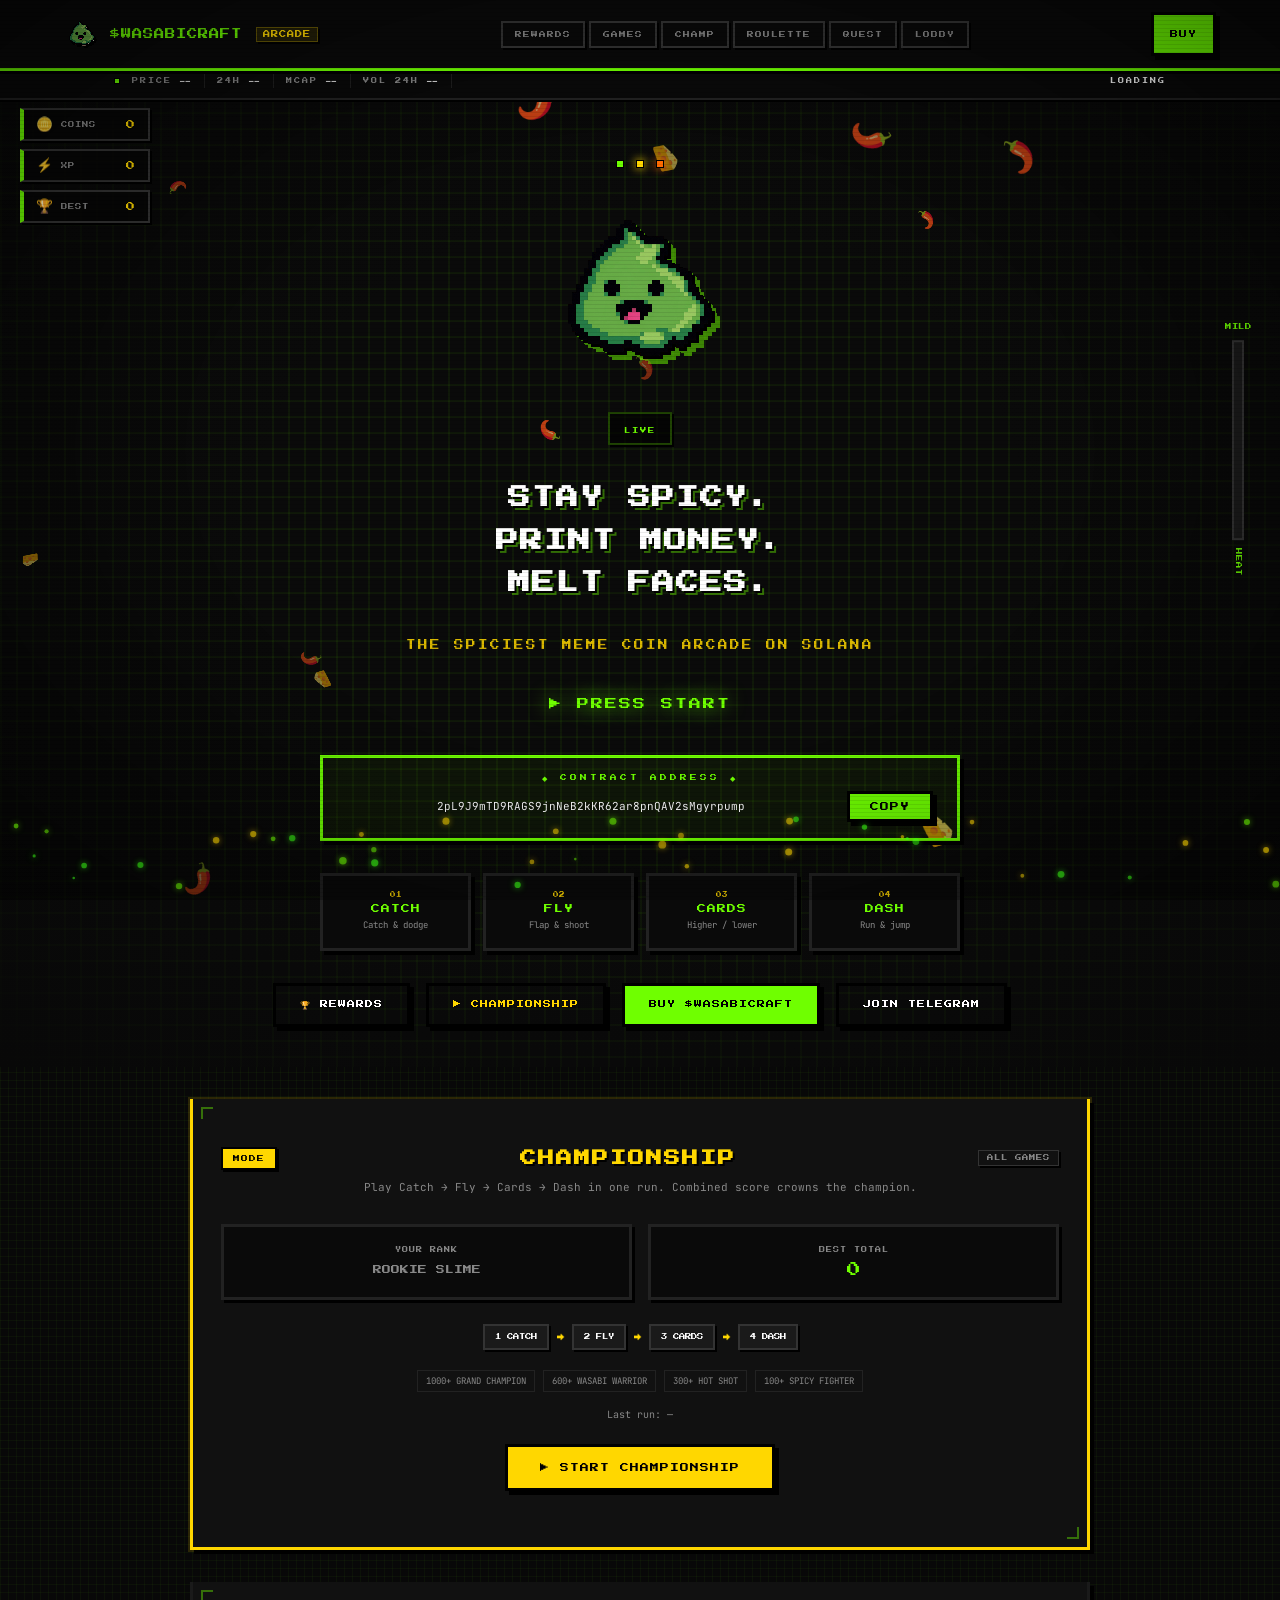
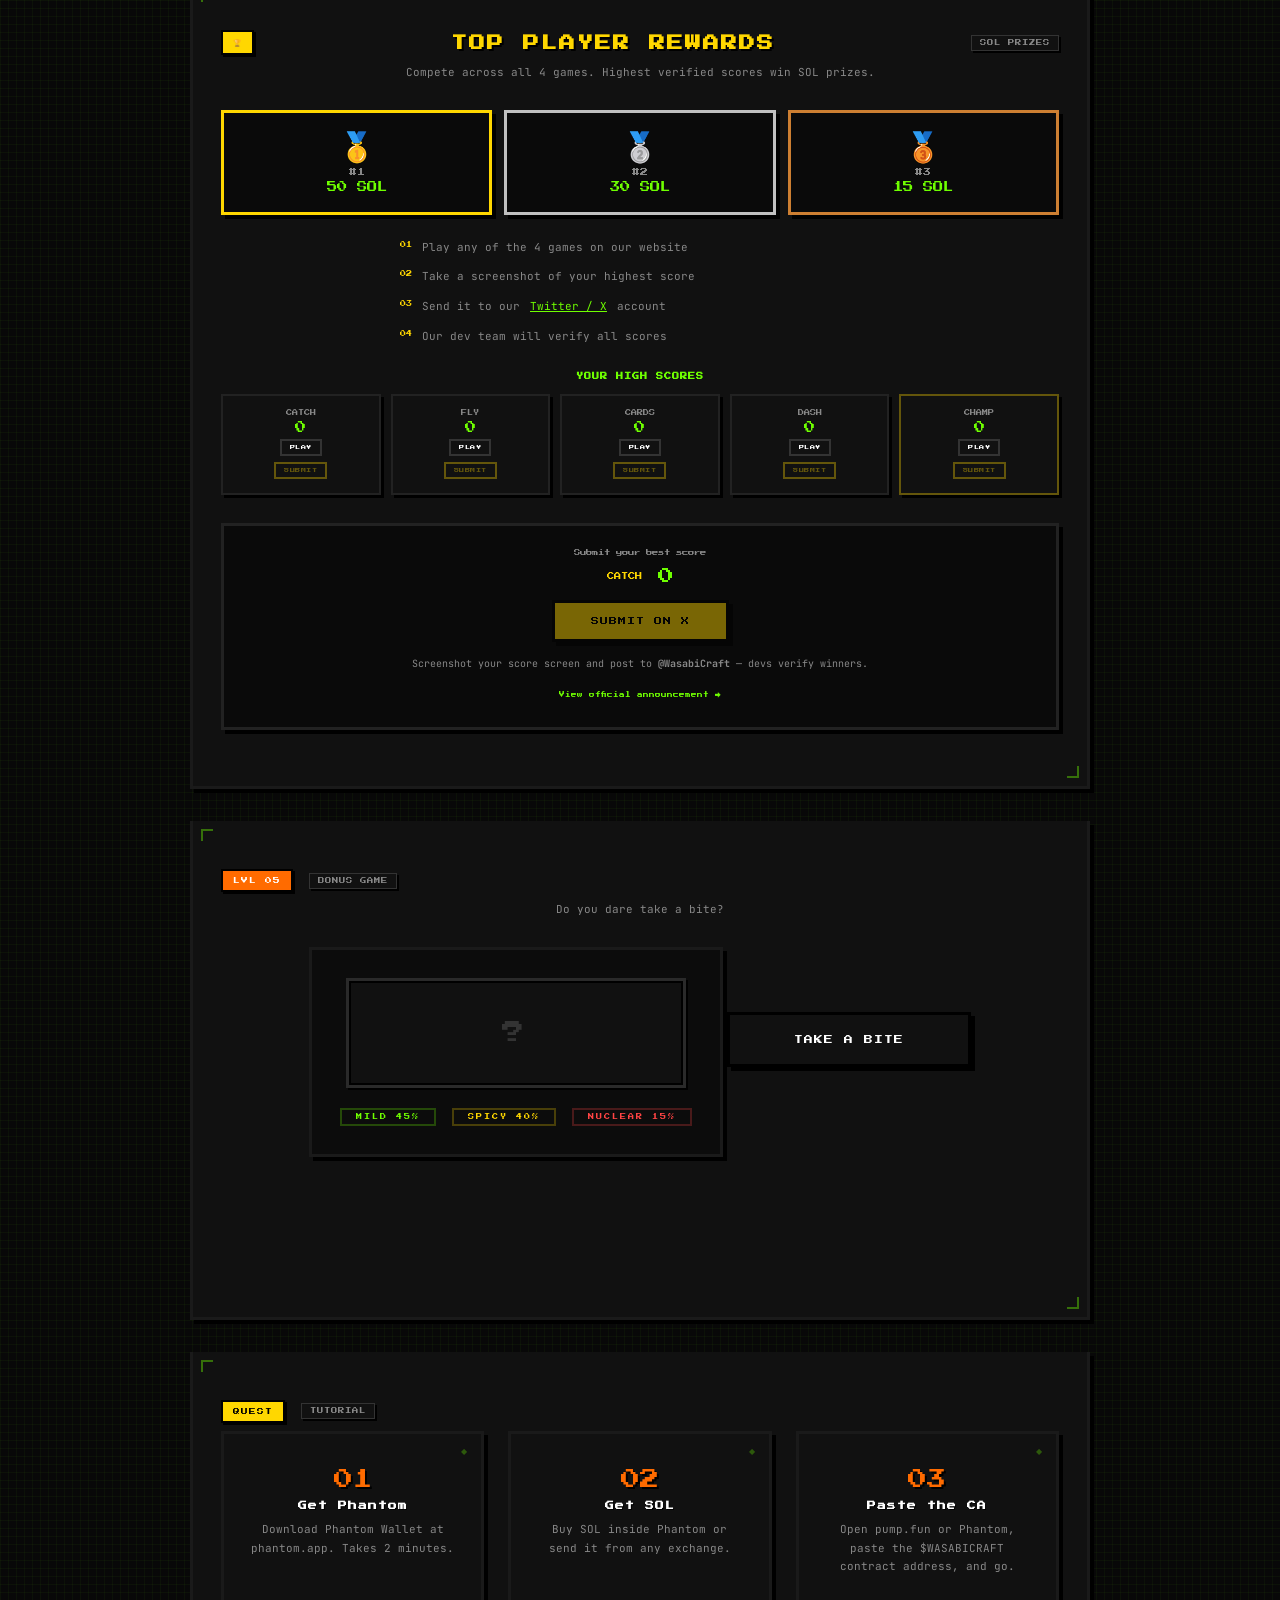
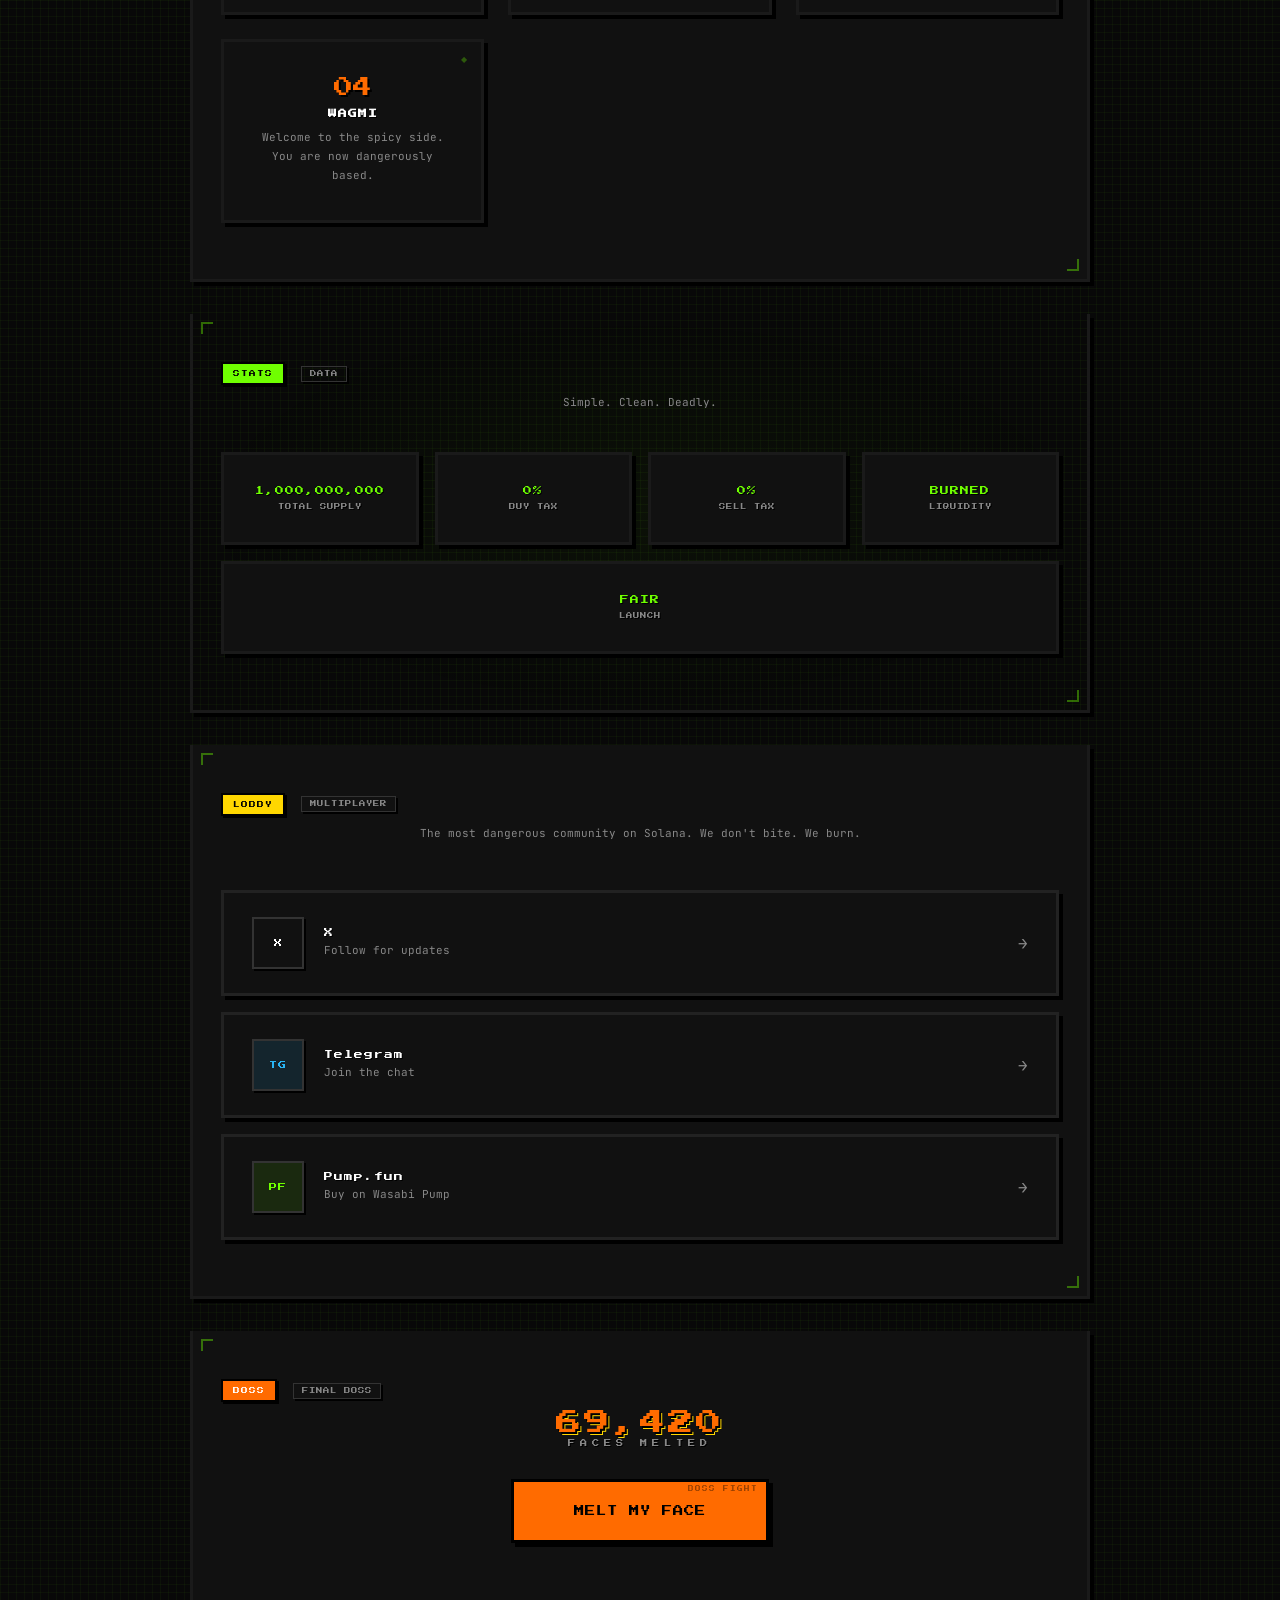
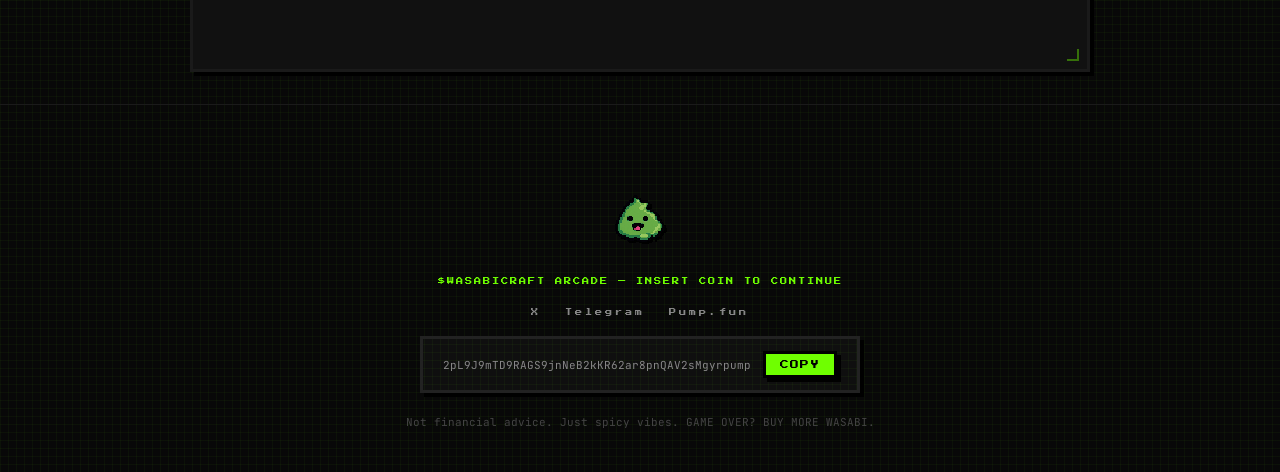
<file: index.html>
<!DOCTYPE html>
<html lang="en">
<head>
  <meta charset="UTF-8" />
  <meta name="viewport" content="width=device-width, initial-scale=1.0" />
  <title>$WASABICRAFT — Arcade | Stay Spicy. Print Money. Melt Faces.</title>
  <meta name="description" content="The spiciest meme coin arcade on Solana. Play Wasabi Catch, spin the roulette, melt faces. $WASABICRAFT" />
  <link rel="icon" href="favicon.ico" sizes="any" />
  <link rel="icon" type="image/png" sizes="32x32" href="favicon-32x32.png" />
  <link rel="apple-touch-icon" href="apple-touch-icon.png" />
  <link rel="preconnect" href="https://fonts.googleapis.com" />
  <link rel="preconnect" href="https://fonts.gstatic.com" crossorigin />
  <link href="https://fonts.googleapis.com/css2?family=Bangers&family=Press+Start+2P&family=Space+Grotesk:wght@400;600;700&family=JetBrains+Mono:wght@400;700&display=swap" rel="stylesheet" />
  <link rel="stylesheet" href="style.css" />
  <link rel="stylesheet" href="game/game.css" />
  <link rel="stylesheet" href="pixel.css" />
</head>
<body class="arcade-body">
  <div id="scanlines" aria-hidden="true"></div>
  <div id="crt-vignette" aria-hidden="true"></div>
  <canvas id="deco-canvas" aria-hidden="true"></canvas>
  <canvas id="fire-canvas" aria-hidden="true"></canvas>

  <!-- Arcade HUD -->
  <div id="arcade-hud" aria-label="Player stats">
    <div class="hud-stat">
      <span class="hud-stat-icon">🪙</span>
      <span class="hud-stat-label">COINS</span>
      <span id="hud-coins" class="hud-stat-val">0</span>
    </div>
    <div class="hud-stat">
      <span class="hud-stat-icon">⚡</span>
      <span class="hud-stat-label">XP</span>
      <span id="hud-xp" class="hud-stat-val">0</span>
    </div>
    <div class="hud-stat">
      <span class="hud-stat-icon">🏆</span>
      <span class="hud-stat-label">BEST</span>
      <span id="hud-best" class="hud-stat-val">0</span>
    </div>
  </div>

  <header id="site-header">
    <div id="header-inner">
      <a href="#" id="header-brand">
        <img src="123.png" alt="Wasabi" id="header-logo" />
        <span id="header-name">$WASABICRAFT</span>
        <span id="header-arcade-tag">ARCADE</span>
      </a>
      <nav id="header-nav">
        <a href="#rewards-section" class="nav-link">REWARDS</a>
        <a href="#hero-games" class="nav-link">GAMES</a>
        <a href="#championship-zone" class="nav-link">CHAMP</a>
        <a href="#roulette-section" class="nav-link">ROULETTE</a>
        <a href="#how-to-buy" class="nav-link">QUEST</a>
        <a href="#community" class="nav-link">LOBBY</a>
      </nav>
      <a href="https://pump.fun/coin/2pL9J9mTD9RAGS9jnNeB2kKR62ar8pnQAV2sMgyrpump" target="_blank" rel="noopener noreferrer" id="header-buy">BUY</a>
    </div>
  </header>

  <div id="price-strip">
    <div id="price-strip-inner">
      <div class="ps-live-dot"></div>
      <div class="ps-item">
        <span class="ps-label">PRICE</span>
        <span id="ps-price" class="ps-val">--</span>
      </div>
      <div class="ps-sep"></div>
      <div class="ps-item">
        <span class="ps-label">24H</span>
        <span id="ps-change" class="ps-val">--</span>
      </div>
      <div class="ps-sep"></div>
      <div class="ps-item" id="ps-mcap-item">
        <span class="ps-label">MCAP</span>
        <span id="ps-mcap" class="ps-val">--</span>
      </div>
      <div class="ps-sep" id="ps-mcap-sep"></div>
      <div class="ps-item" id="ps-vol-item">
        <span class="ps-label">VOL 24H</span>
        <span id="ps-vol" class="ps-val">--</span>
      </div>
      <div class="ps-sep"></div>
      <div class="ps-item ps-heat-item">
        <span id="ps-heat-label" class="ps-heat-label">LOADING</span>
      </div>
    </div>
  </div>

  <div id="spicy-meter" aria-hidden="true">
    <div id="spicy-mascot-icon">MILD</div>
    <div id="spicy-meter-track">
      <div id="spicy-meter-fill"></div>
    </div>
    <div id="spicy-label-text">HEAT</div>
  </div>

  <!-- CHAMPIONSHIP RESULTS -->
  <div id="champ-results" class="champ-prompt hidden" role="dialog" aria-modal="true">
    <div class="champ-prompt-box champ-results-box">
      <img src="123.png" alt="" class="overlay-mascot" />
      <h2>CHAMPIONSHIP COMPLETE</h2>
      <p id="champ-results-new" class="champ-new-record hidden">★ NEW RECORD ★</p>
      <p id="champ-results-rank" class="champ-results-rank">ROOKIE SLIME</p>
      <div class="champ-results-score">
        <span class="champ-results-label">TOTAL SCORE</span>
        <span id="champ-results-total" class="champ-results-total">0</span>
      </div>
      <div id="champ-results-breakdown" class="champ-results-breakdown"></div>
      <p class="champ-results-best-line">Best championship: <strong id="champ-results-best">0</strong></p>
      <div class="champ-results-actions">
        <button id="champ-results-retry" class="game-btn game-btn-gold">PLAY AGAIN</button>
        <button id="champ-results-close" class="game-btn game-btn-ghost">CLOSE</button>
      </div>
    </div>
  </div>

  <!-- TITLE SCREEN -->
  <section id="hero" class="title-screen">
    <div id="hero-bg"></div>
    <div id="hero-content">
      <div class="arcade-cabinet-top">
        <span class="cabinet-light"></span>
        <span class="cabinet-light"></span>
        <span class="cabinet-light"></span>
      </div>
      <div id="mascot-container">
        <img id="mascot" src="123.png" alt="Wasabi mascot" />
      </div>
      <div id="heat-badge"><span id="heat-badge-text">LIVE</span></div>
      <h1 id="tagline">STAY SPICY.<br/>PRINT MONEY.<br/>MELT FACES.</h1>
      <p id="game-subtitle">THE SPICIEST MEME COIN ARCADE ON SOLANA</p>
      <a href="#hero-games" id="press-start">
        <span class="press-start-text">▶ PRESS START</span>
      </a>
      <div id="ca-box">
        <span id="ca-label">◆ CONTRACT ADDRESS ◆</span>
        <div id="ca-row">
          <code id="ca-text">2pL9J9mTD9RAGS9jnNeB2kKR62ar8pnQAV2sMgyrpump</code>
          <button id="copy-btn" aria-label="Copy contract address" onclick="copyCA()">COPY</button>
        </div>
      </div>
      <div id="hero-games" class="hero-game-grid">
        <a href="game/index.html" class="hero-game-btn">
          <span class="hero-game-lvl">01</span>
          <span class="hero-game-name">CATCH</span>
          <span class="hero-game-desc">Catch &amp; dodge</span>
        </a>
        <a href="game/fly.html" class="hero-game-btn">
          <span class="hero-game-lvl">02</span>
          <span class="hero-game-name">FLY</span>
          <span class="hero-game-desc">Flap &amp; shoot</span>
        </a>
        <a href="game/cards.html" class="hero-game-btn">
          <span class="hero-game-lvl">03</span>
          <span class="hero-game-name">CARDS</span>
          <span class="hero-game-desc">Higher / lower</span>
        </a>
        <a href="game/action.html" class="hero-game-btn">
          <span class="hero-game-lvl">04</span>
          <span class="hero-game-name">DASH</span>
          <span class="hero-game-desc">Run &amp; jump</span>
        </a>
      </div>
      <div id="hero-buttons">
        <a href="#rewards-section" class="btn btn-secondary">🏆 REWARDS</a>
        <a href="#championship-zone" class="btn btn-play">▶ CHAMPIONSHIP</a>
        <a href="https://pump.fun/coin/2pL9J9mTD9RAGS9jnNeB2kKR62ar8pnQAV2sMgyrpump" target="_blank" rel="noopener noreferrer" class="btn btn-primary">BUY $WASABICRAFT</a>
        <a href="https://t.me/wasabicraft" target="_blank" rel="noopener noreferrer" class="btn btn-secondary">JOIN TELEGRAM</a>
      </div>
    </div>
  </section>

  <!-- CHAMPIONSHIP MODE -->
  <section id="championship-zone" class="arcade-panel reveal championship-panel">
    <div class="panel-header">
      <span class="level-badge level-badge-gold">MODE</span>
      <h2 class="panel-title">CHAMPIONSHIP</h2>
      <span class="panel-tag">ALL GAMES</span>
    </div>
    <p class="panel-sub">Play Catch → Fly → Cards → Dash in one run. Combined score crowns the champion.</p>

    <div class="champ-stats-grid">
      <div class="champ-stat-card">
        <span class="champ-stat-label">YOUR RANK</span>
        <span id="champ-rank-title" class="champ-stat-val champ-rank-val">ROOKIE SLIME</span>
      </div>
      <div class="champ-stat-card">
        <span class="champ-stat-label">BEST TOTAL</span>
        <span id="champ-best-total" class="champ-stat-val">0</span>
      </div>
    </div>

    <div class="champ-rounds-preview">
      <span class="champ-preview-step">1 CATCH</span>
      <span class="champ-preview-arrow">→</span>
      <span class="champ-preview-step">2 FLY</span>
      <span class="champ-preview-arrow">→</span>
      <span class="champ-preview-step">3 CARDS</span>
      <span class="champ-preview-arrow">→</span>
      <span class="champ-preview-step">4 DASH</span>
    </div>

    <div class="champ-ranks-list">
      <span>1000+ GRAND CHAMPION</span>
      <span>600+ WASABI WARRIOR</span>
      <span>300+ HOT SHOT</span>
      <span>100+ SPICY FIGHTER</span>
    </div>

    <p id="champ-last-run" class="champ-last-run">Last run: —</p>

    <button id="champ-btn-start" class="game-btn game-btn-gold champ-start-btn">▶ START CHAMPIONSHIP</button>
  </section>

  <!-- TOP PLAYER REWARDS -->
  <section id="rewards-section" class="arcade-panel reveal rewards-panel">
    <div class="panel-header">
      <span class="level-badge level-badge-gold">🏆</span>
      <h2 class="panel-title">TOP PLAYER REWARDS</h2>
      <span class="panel-tag">SOL PRIZES</span>
    </div>
    <p class="panel-sub">Compete across all 4 games. Highest verified scores win SOL prizes.</p>

    <div class="rewards-prize-grid">
      <div class="rewards-prize-card rewards-prize-gold">
        <span class="rewards-prize-medal">🥇</span>
        <span class="rewards-prize-rank">#1</span>
        <span class="rewards-prize-amount">50 SOL</span>
      </div>
      <div class="rewards-prize-card rewards-prize-silver">
        <span class="rewards-prize-medal">🥈</span>
        <span class="rewards-prize-rank">#2</span>
        <span class="rewards-prize-amount">30 SOL</span>
      </div>
      <div class="rewards-prize-card rewards-prize-bronze">
        <span class="rewards-prize-medal">🥉</span>
        <span class="rewards-prize-rank">#3</span>
        <span class="rewards-prize-amount">15 SOL</span>
      </div>
    </div>

    <ol class="rewards-steps">
      <li><span class="rewards-step-num">01</span> Play any of the 4 games on our website</li>
      <li><span class="rewards-step-num">02</span> Take a screenshot of your highest score</li>
      <li><span class="rewards-step-num">03</span> Send it to our <a href="https://x.com/WasabiCraft" id="rewards-x-link" target="_blank" rel="noopener noreferrer">Twitter / X</a> account</li>
      <li><span class="rewards-step-num">04</span> Our dev team will verify all scores</li>
    </ol>

    <div class="rewards-your-scores">
      <h3 class="rewards-subtitle">YOUR HIGH SCORES</h3>
      <div id="rewards-scores-grid" class="rewards-scores-grid"></div>
    </div>

    <div class="rewards-submit-block">
      <p class="rewards-submit-label">Submit your best score</p>
      <div class="rewards-top-score">
        <span id="rewards-top-game" class="rewards-top-game">—</span>
        <span id="rewards-top-score" class="rewards-top-val">0</span>
      </div>
      <a id="rewards-submit-top" href="#rewards-scores-grid" class="game-btn game-btn-gold rewards-submit-btn" target="_blank" rel="noopener noreferrer">SUBMIT ON X</a>
      <p class="rewards-note">Screenshot your score screen and post to <strong>@WasabiCraft</strong> — devs verify winners.</p>
      <a href="https://x.com/WasabiCraft/status/2068168033491726484" id="rewards-announce-link" class="rewards-announce-link" target="_blank" rel="noopener noreferrer">View official announcement →</a>
    </div>
  </section>

  <!-- BONUS GAME: ROULETTE -->
  <section id="roulette-section" class="arcade-panel reveal">
    <div class="panel-header">
      <span class="level-badge level-badge-fire">LVL 05</span>
      <h2 class="panel-title">WASABI ROULETTE</h2>
      <span class="panel-tag">BONUS GAME</span>
    </div>
    <p class="panel-sub">Do you dare take a bite?</p>
    <div id="roulette-machine">
      <div id="roulette-display">?</div>
      <div id="roulette-odds">
        <span class="odd odd-mild">MILD 45%</span>
        <span class="odd odd-spicy">SPICY 40%</span>
        <span class="odd odd-nuclear">NUCLEAR 15%</span>
      </div>
    </div>
    <button id="roulette-btn" onclick="spinRoulette()">TAKE A BITE</button>
    <div id="roulette-msg"></div>
  </section>

  <!-- QUEST: HOW TO BUY -->
  <section id="how-to-buy" class="arcade-panel reveal">
    <div class="panel-header">
      <span class="level-badge level-badge-gold">QUEST</span>
      <h2 class="panel-title">HOW TO BUY</h2>
      <span class="panel-tag">TUTORIAL</span>
    </div>
    <div id="steps">
      <div class="step">
        <div class="step-num">01</div>
        <h3>Get Phantom</h3>
        <p>Download Phantom Wallet at phantom.app. Takes 2 minutes.</p>
      </div>
      <div class="step">
        <div class="step-num">02</div>
        <h3>Get SOL</h3>
        <p>Buy SOL inside Phantom or send it from any exchange.</p>
      </div>
      <div class="step">
        <div class="step-num">03</div>
        <h3>Paste the CA</h3>
        <p>Open pump.fun or Phantom, paste the $WASABICRAFT contract address, and go.</p>
      </div>
      <div class="step">
        <div class="step-num">04</div>
        <h3>WAGMI</h3>
        <p>Welcome to the spicy side. You are now dangerously based.</p>
      </div>
    </div>
  </section>

  <!-- STATS SCREEN -->
  <section id="tokenomics" class="arcade-panel reveal">
    <div class="panel-header">
      <span class="level-badge">STATS</span>
      <h2 class="panel-title">TOKENOMICS</h2>
      <span class="panel-tag">DATA</span>
    </div>
    <p id="tknx-sub">Simple. Clean. Deadly.</p>
    <div id="tknx-grid">
      <div class="tknx-card">
        <span class="tknx-val">1,000,000,000</span>
        <span class="tknx-label">TOTAL SUPPLY</span>
      </div>
      <div class="tknx-card">
        <span class="tknx-val">0%</span>
        <span class="tknx-label">BUY TAX</span>
      </div>
      <div class="tknx-card">
        <span class="tknx-val">0%</span>
        <span class="tknx-label">SELL TAX</span>
      </div>
      <div class="tknx-card">
        <span class="tknx-val">BURNED</span>
        <span class="tknx-label">LIQUIDITY</span>
      </div>
      <div class="tknx-card">
        <span class="tknx-val">FAIR</span>
        <span class="tknx-label">LAUNCH</span>
      </div>
    </div>
  </section>

  <!-- LOBBY -->
  <section id="community" class="arcade-panel reveal">
    <div class="panel-header">
      <span class="level-badge level-badge-gold">LOBBY</span>
      <h2 class="panel-title">JOIN THE COMMUNITY</h2>
      <span class="panel-tag">MULTIPLAYER</span>
    </div>
    <p id="community-sub">The most dangerous community on Solana. We don't bite. We burn.</p>
    <div id="community-cards">
      <a href="https://x.com/WasabiCraft" target="_blank" rel="noopener noreferrer" class="community-card" id="card-x">
        <div class="community-card-icon">X</div>
        <div class="community-card-info">
          <span class="community-card-name">X</span>
          <span class="community-card-cta">Follow for updates</span>
        </div>
        <span class="community-card-arrow">→</span>
      </a>
      <a href="https://t.me/wasabicraft" target="_blank" rel="noopener noreferrer" class="community-card" id="card-tg">
        <div class="community-card-icon">TG</div>
        <div class="community-card-info">
          <span class="community-card-name">Telegram</span>
          <span class="community-card-cta">Join the chat</span>
        </div>
        <span class="community-card-arrow">→</span>
      </a>
      <a href="https://pump.fun/coin/2pL9J9mTD9RAGS9jnNeB2kKR62ar8pnQAV2sMgyrpump" target="_blank" rel="noopener noreferrer" class="community-card" id="card-pump">
        <div class="community-card-icon">PF</div>
        <div class="community-card-info">
          <span class="community-card-name">Pump.fun</span>
          <span class="community-card-cta">Buy on Wasabi Pump</span>
        </div>
        <span class="community-card-arrow">→</span>
      </a>
    </div>
  </section>

  <!-- BOSS FIGHT -->
  <section id="melt-section" class="arcade-panel reveal">
    <div class="panel-header">
      <span class="level-badge level-badge-fire">BOSS</span>
      <h2 class="panel-title">WARNING: DO NOT PRESS</h2>
      <span class="panel-tag">FINAL BOSS</span>
    </div>
    <div id="melt-counter-wrap">
      <span id="melt-counter-num">69,420</span>
      <span id="melt-counter-label">FACES MELTED</span>
    </div>
    <button id="melt-btn" onclick="meltFace()">MELT MY FACE</button>
    <div id="melt-msg"></div>
  </section>

  <footer id="footer">
    <img src="123.png" alt="Wasabi" id="footer-logo" />
    <p id="footer-tagline">$WASABICRAFT ARCADE — INSERT COIN TO CONTINUE</p>
    <div id="socials">
      <a href="https://x.com/WasabiCraft" target="_blank" rel="noopener noreferrer" class="social-link">X</a>
      <a href="https://t.me/wasabicraft" target="_blank" rel="noopener noreferrer" class="social-link">Telegram</a>
      <a href="https://pump.fun/coin/2pL9J9mTD9RAGS9jnNeB2kKR62ar8pnQAV2sMgyrpump" target="_blank" rel="noopener noreferrer" class="social-link">Pump.fun</a>
    </div>
    <div id="footer-ca">
      <code>2pL9J9mTD9RAGS9jnNeB2kKR62ar8pnQAV2sMgyrpump</code>
      <button aria-label="Copy contract address" onclick="copyCA()">COPY</button>
    </div>
    <p id="disclaimer">Not financial advice. Just spicy vibes. GAME OVER? BUY MORE WASABI.</p>
  </footer>

  <script src="game/championship-run.js"></script>
  <script src="game/championship.js"></script>
  <script src="game/rewards.js"></script>
  <script src="main.js"></script>
</body>
</html>
</file>
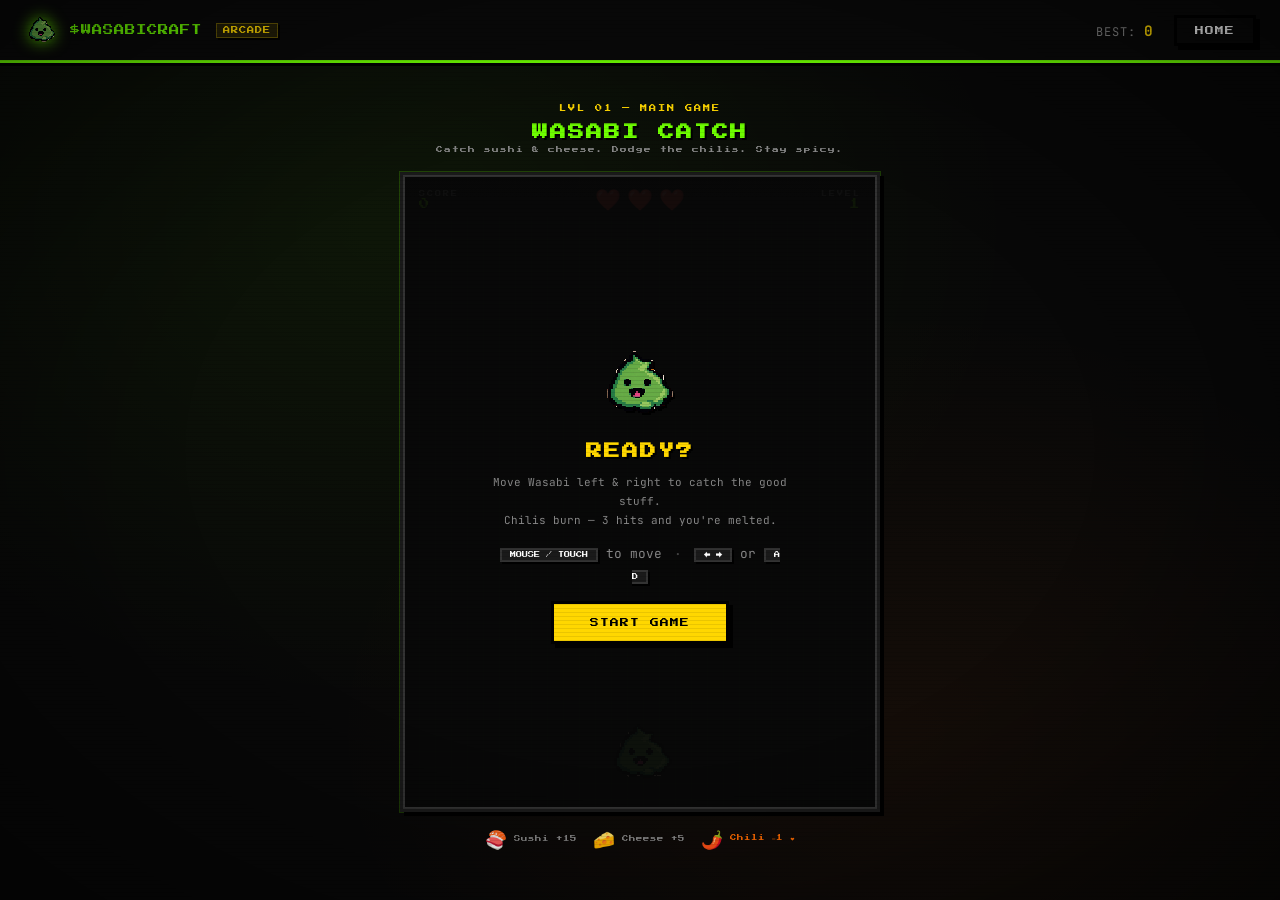
<file: game/index.html>
<!DOCTYPE html>
<html lang="en">
<head>
  <meta charset="UTF-8" />
  <meta name="viewport" content="width=device-width, initial-scale=1.0, user-scalable=no" />
  <title>WASABI CATCH — $WASABICRAFT Arcade</title>
  <meta name="description" content="Catch sushi. Dodge chilis. Stay spicy. The official $WASABICRAFT mini game." />
  <link rel="icon" href="../favicon.ico" sizes="any" />
  <link rel="icon" type="image/png" sizes="32x32" href="../favicon-32x32.png" />
  <link rel="apple-touch-icon" href="../apple-touch-icon.png" />
  <link rel="preconnect" href="https://fonts.googleapis.com" />
  <link rel="preconnect" href="https://fonts.gstatic.com" crossorigin />
  <link href="https://fonts.googleapis.com/css2?family=Bangers&family=Press+Start+2P&family=Space+Grotesk:wght@400;600;700&family=JetBrains+Mono:wght@400;700&display=swap" rel="stylesheet" />
  <link rel="stylesheet" href="../style.css" />
  <link rel="stylesheet" href="game.css" />
  <link rel="stylesheet" href="../pixel.css" />
  <link href="https://fonts.googleapis.com/css2?family=Bangers&family=Press+Start+2P&family=Space+Grotesk:wght@400;600;700&family=JetBrains+Mono:wght@400;700&display=swap" rel="stylesheet" />
</head>
<body class="game-page-body">
  <div id="scanlines" aria-hidden="true"></div>
  <div id="crt-vignette" aria-hidden="true"></div>
  <div id="champ-game-banner" class="champ-game-banner hidden">🏆 CHAMPIONSHIP — ROUND 1/4: CATCH</div>

  <header id="game-header">
    <a href="../" id="header-brand">
      <img src="../123.png" alt="Wasabi" id="header-logo" />
      <span id="header-name">$WASABICRAFT</span>
      <span id="header-arcade-tag">ARCADE</span>
    </a>
    <div id="header-actions">
      <span id="header-high">BEST: <strong id="header-high-val">0</strong></span>
      <a href="../" class="header-link">HOME</a>
    </div>
  </header>

  <main id="game-wrap">
    <div id="game-title-block">
      <h1 id="game-title">WASABI CATCH</h1>
      <p id="game-sub">Catch sushi &amp; cheese. Dodge the chilis. Stay spicy.</p>
    </div>

    <div id="canvas-shell" data-asset-base="../">
      <canvas id="game-canvas" aria-label="Wasabi Catch game"></canvas>

      <div id="hud">
        <div class="hud-item">
          <span class="hud-label">SCORE</span>
          <span id="hud-score" class="hud-val">0</span>
        </div>
        <div id="hud-hearts" aria-label="Lives"></div>
        <div class="hud-item hud-right">
          <span class="hud-label">LEVEL</span>
          <span id="hud-level" class="hud-val">1</span>
        </div>
      </div>

      <div id="overlay-start" class="overlay">
        <img src="../123.png" alt="" class="overlay-mascot" />
        <h2>READY?</h2>
        <p>Move Wasabi left &amp; right to catch the good stuff.<br/>Chilis burn — 3 hits and you're melted.</p>
        <p class="overlay-controls">
          <span class="key-hint">MOUSE / TOUCH</span> to move
          <span class="key-sep">·</span>
          <span class="key-hint">← →</span> or <span class="key-hint">A D</span>
        </p>
        <button id="btn-start" class="game-btn game-btn-gold">START GAME</button>
      </div>

      <div id="overlay-pause" class="overlay hidden">
        <h2>PAUSED</h2>
        <button id="btn-resume" class="game-btn game-btn-green">RESUME</button>
        <button id="btn-quit" class="game-btn game-btn-ghost">QUIT</button>
      </div>

      <div id="overlay-gameover" class="overlay hidden">
        <img src="../123.png" alt="" class="overlay-mascot overlay-mascot-sad" />
        <h2 id="go-title">FACE MELTED</h2>
        <p id="go-msg">Too spicy. Try again.</p>
        <div id="go-stats">
          <div class="go-stat">
            <span class="go-stat-label">SCORE</span>
            <span id="go-score" class="go-stat-val">0</span>
          </div>
          <div class="go-stat">
            <span class="go-stat-label">BEST</span>
            <span id="go-best" class="go-stat-val">0</span>
          </div>
        </div>
        <button id="btn-retry" class="game-btn game-btn-gold">PLAY AGAIN</button>
        <a id="rewards-submit-gameover" class="game-btn game-btn-ghost hidden" href="https://x.com/WasabiCraft" target="_blank" rel="noopener noreferrer">SUBMIT ON X 🏆</a>
        <a href="../" class="game-btn game-btn-ghost">BACK TO SITE</a>
      </div>
    </div>

    <div id="legend">
      <span class="legend-item"><span class="legend-emoji">🍣</span> Sushi +15</span>
      <span class="legend-item"><span class="legend-emoji">🧀</span> Cheese +5</span>
      <span class="legend-item legend-bad"><span class="legend-emoji">🌶️</span> Chili −1 ❤️</span>
    </div>
  </main>

  <script src="championship-run.js"></script>
  <script src="arcade-shared.js"></script>
  <script src="game.js"></script>
  <script>
    window.addEventListener('wasabi-game-over', (e) => {
      if (window.wasabiChampRun?.handleGameOver('catch', e.detail.score)) return;
    });
    (function () {
      const s = window.wasabiChampRun?.loadSession();
      const banner = document.getElementById('champ-game-banner');
      if (s?.active && banner) {
        banner.textContent = '🏆 CHAMPIONSHIP — ROUND ' + (s.round + 1) + '/4: CATCH';
        banner.classList.remove('hidden');
      }
    })();
  </script>
</body>
</html>
</file>
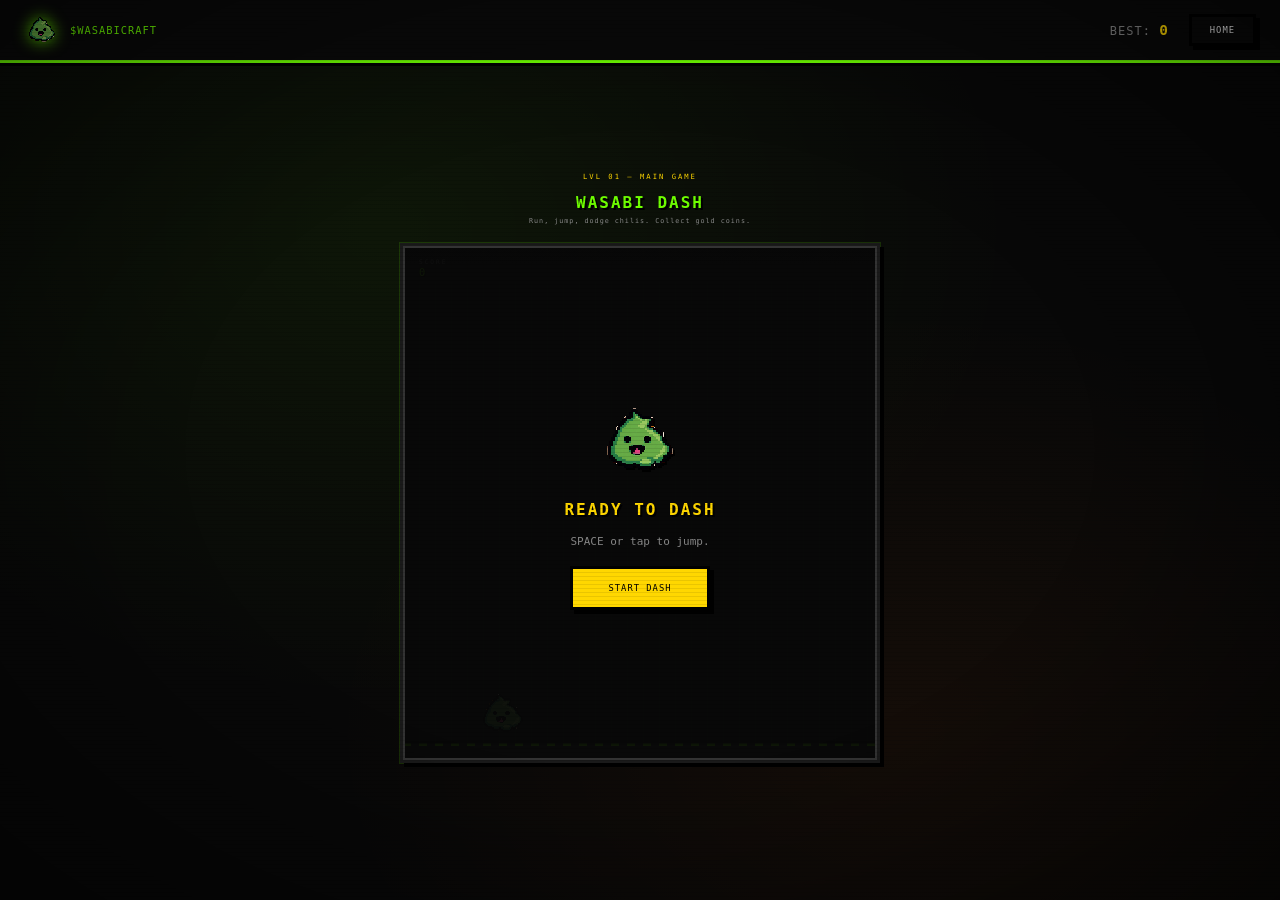
<file: game/action.html>
<!DOCTYPE html>
<html lang="en">
<head>
  <meta charset="UTF-8" />
  <meta name="viewport" content="width=device-width, initial-scale=1.0, user-scalable=no" />
  <title>WASABI DASH — $WASABICRAFT Arcade</title>
  <link rel="icon" href="../favicon.ico" sizes="any" />
  <link rel="stylesheet" href="../style.css" />
  <link rel="stylesheet" href="game.css" />
  <link rel="stylesheet" href="../pixel.css" />
</head>
<body class="game-page-body">
  <div id="scanlines" aria-hidden="true"></div>
  <div id="crt-vignette" aria-hidden="true"></div>
  <div id="champ-game-banner" class="champ-game-banner hidden">🏆 CHAMPIONSHIP — ROUND 4/4: DASH</div>

  <header id="game-header">
    <a href="../" id="header-brand">
      <img src="../123.png" alt="Wasabi" id="header-logo" />
      <span id="header-name">$WASABICRAFT</span>
    </a>
    <div id="header-actions">
      <span id="header-high">BEST: <strong id="action-hud-best">0</strong></span>
      <a href="../" class="header-link">HOME</a>
    </div>
  </header>

  <main id="game-wrap">
    <div id="game-title-block">
      <h1 id="game-title">WASABI DASH</h1>
      <p id="game-sub">Run, jump, dodge chilis. Collect gold coins.</p>
    </div>

    <div id="action-shell" class="mini-game-shell" data-asset-base="../">
      <canvas id="action-canvas" aria-label="Wasabi Dash action game"></canvas>
      <div class="mini-hud">
        <div class="hud-item"><span class="hud-label">SCORE</span><span id="action-hud-score" class="hud-val">0</span></div>
      </div>
      <div id="action-overlay-start" class="overlay">
        <img src="../123.png" alt="" class="overlay-mascot" />
        <h2>READY TO DASH</h2>
        <p>SPACE or tap to jump.</p>
        <button id="action-btn-start" class="game-btn game-btn-gold">START DASH</button>
      </div>
      <div id="action-overlay-gameover" class="overlay hidden">
        <img src="../123.png" alt="" class="overlay-mascot overlay-mascot-sad" />
        <h2>GAME OVER</h2>
        <p id="action-go-msg">Chili collision detected.</p>
        <div class="go-stats-row">
          <div class="go-stat"><span class="go-stat-label">SCORE</span><span id="action-go-score" class="go-stat-val">0</span></div>
          <div class="go-stat"><span class="go-stat-label">BEST</span><span id="action-go-best" class="go-stat-val">0</span></div>
        </div>
        <button id="action-btn-retry" class="game-btn game-btn-gold">DASH AGAIN</button>
        <a id="rewards-submit-gameover" class="game-btn game-btn-ghost hidden" href="https://x.com/WasabiCraft" target="_blank" rel="noopener noreferrer">SUBMIT ON X 🏆</a>
        <a href="../" class="game-btn game-btn-ghost">HOME</a>
      </div>
    </div>
  </main>

  <script src="championship-run.js"></script>
  <script src="arcade-shared.js"></script>
  <script src="action.js"></script>
  <script>
    window.addEventListener('wasabi-game-over', (e) => {
      if (window.wasabiChampRun?.handleGameOver('action', e.detail.score)) return;
    });
    (function () {
      const s = window.wasabiChampRun?.loadSession();
      const banner = document.getElementById('champ-game-banner');
      if (s?.active && banner) {
        banner.textContent = '🏆 CHAMPIONSHIP — ROUND ' + (s.round + 1) + '/4: DASH';
        banner.classList.remove('hidden');
      }
    })();
  </script>
</body>
</html>
</file>
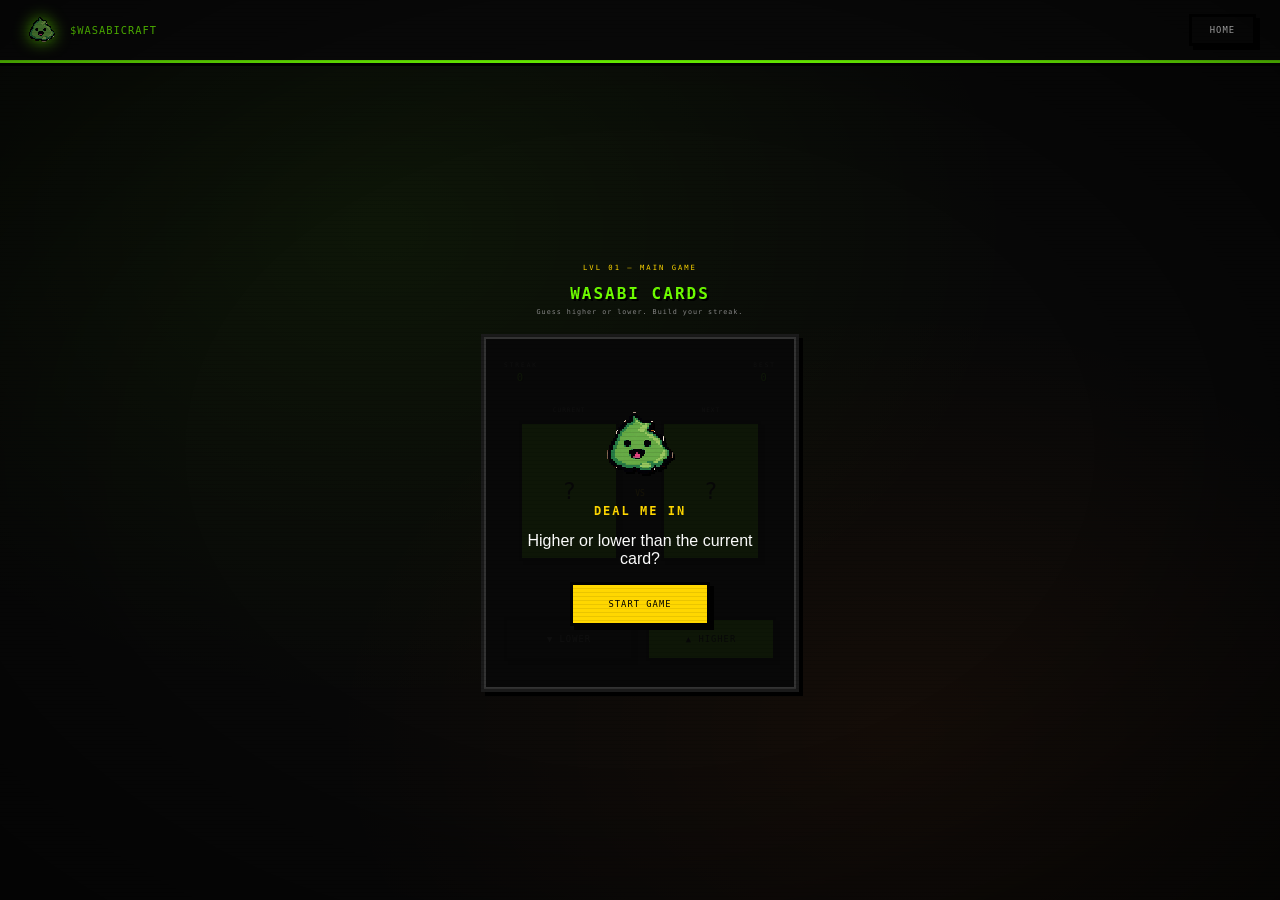
<file: game/cards.html>
<!DOCTYPE html>
<html lang="en">
<head>
  <meta charset="UTF-8" />
  <meta name="viewport" content="width=device-width, initial-scale=1.0, user-scalable=no" />
  <title>WASABI CARDS — $WASABICRAFT Arcade</title>
  <link rel="icon" href="../favicon.ico" sizes="any" />
  <link rel="stylesheet" href="../style.css" />
  <link rel="stylesheet" href="game.css" />
  <link rel="stylesheet" href="../pixel.css" />
</head>
<body class="game-page-body">
  <div id="scanlines" aria-hidden="true"></div>
  <div id="crt-vignette" aria-hidden="true"></div>
  <div id="champ-game-banner" class="champ-game-banner hidden">🏆 CHAMPIONSHIP — ROUND 3/4: CARDS</div>

  <header id="game-header">
    <a href="../" id="header-brand">
      <img src="../123.png" alt="Wasabi" id="header-logo" />
      <span id="header-name">$WASABICRAFT</span>
    </a>
    <div id="header-actions">
      <a href="../" class="header-link">HOME</a>
    </div>
  </header>

  <main id="game-wrap">
    <div id="game-title-block">
      <h1 id="game-title">WASABI CARDS</h1>
      <p id="game-sub">Guess higher or lower. Build your streak.</p>
    </div>

    <div id="cards-game" class="cards-shell">
      <div class="cards-hud">
        <div class="cards-stat"><span class="hud-label">STREAK</span><span id="cards-streak" class="hud-val">0</span></div>
        <div class="cards-stat"><span class="hud-label">BEST</span><span id="cards-best" class="hud-val">0</span></div>
      </div>
      <div class="cards-table">
        <div class="card-slot"><span class="card-slot-label">CURRENT</span><div id="cards-current" class="playing-card card-hidden"><span class="card-back">?</span></div></div>
        <div class="card-vs">VS</div>
        <div class="card-slot"><span class="card-slot-label">NEXT</span><div id="cards-next" class="playing-card card-hidden"><span class="card-back">?</span></div></div>
      </div>
      <p id="cards-msg" class="cards-msg">Ready to play?</p>
      <div class="cards-actions">
        <button id="cards-btn-lower" class="game-btn game-btn-ghost" disabled>▼ LOWER</button>
        <button id="cards-btn-higher" class="game-btn game-btn-green" disabled>▲ HIGHER</button>
      </div>
      <div id="cards-overlay-start" class="cards-overlay">
        <img src="../123.png" alt="" class="overlay-mascot" />
        <h2>DEAL ME IN</h2>
        <p>Higher or lower than the current card?</p>
        <button id="cards-btn-start" class="game-btn game-btn-gold">START GAME</button>
      </div>
      <div id="cards-overlay-gameover" class="cards-overlay hidden">
        <img src="../123.png" alt="" class="overlay-mascot overlay-mascot-sad" />
        <h2>BUSTED</h2>
        <div class="go-stats-row">
          <div class="go-stat"><span class="go-stat-label">STREAK</span><span id="cards-go-streak" class="go-stat-val">0</span></div>
          <div class="go-stat"><span class="go-stat-label">BEST</span><span id="cards-go-best" class="go-stat-val">0</span></div>
        </div>
        <button id="cards-btn-retry" class="game-btn game-btn-gold">PLAY AGAIN</button>
        <a id="rewards-submit-gameover" class="game-btn game-btn-ghost hidden" href="https://x.com/WasabiCraft" target="_blank" rel="noopener noreferrer">SUBMIT ON X 🏆</a>
        <a href="../" class="game-btn game-btn-ghost">HOME</a>
      </div>
    </div>
  </main>

  <script src="championship-run.js"></script>
  <script src="arcade-shared.js"></script>
  <script src="cards.js"></script>
  <script>
    window.addEventListener('wasabi-game-over', (e) => {
      if (window.wasabiChampRun?.handleGameOver('cards', e.detail.score)) return;
    });
    (function () {
      const s = window.wasabiChampRun?.loadSession();
      const banner = document.getElementById('champ-game-banner');
      if (s?.active && banner) {
        banner.textContent = '🏆 CHAMPIONSHIP — ROUND ' + (s.round + 1) + '/4: CARDS';
        banner.classList.remove('hidden');
      }
    })();
  </script>
</body>
</html>
</file>
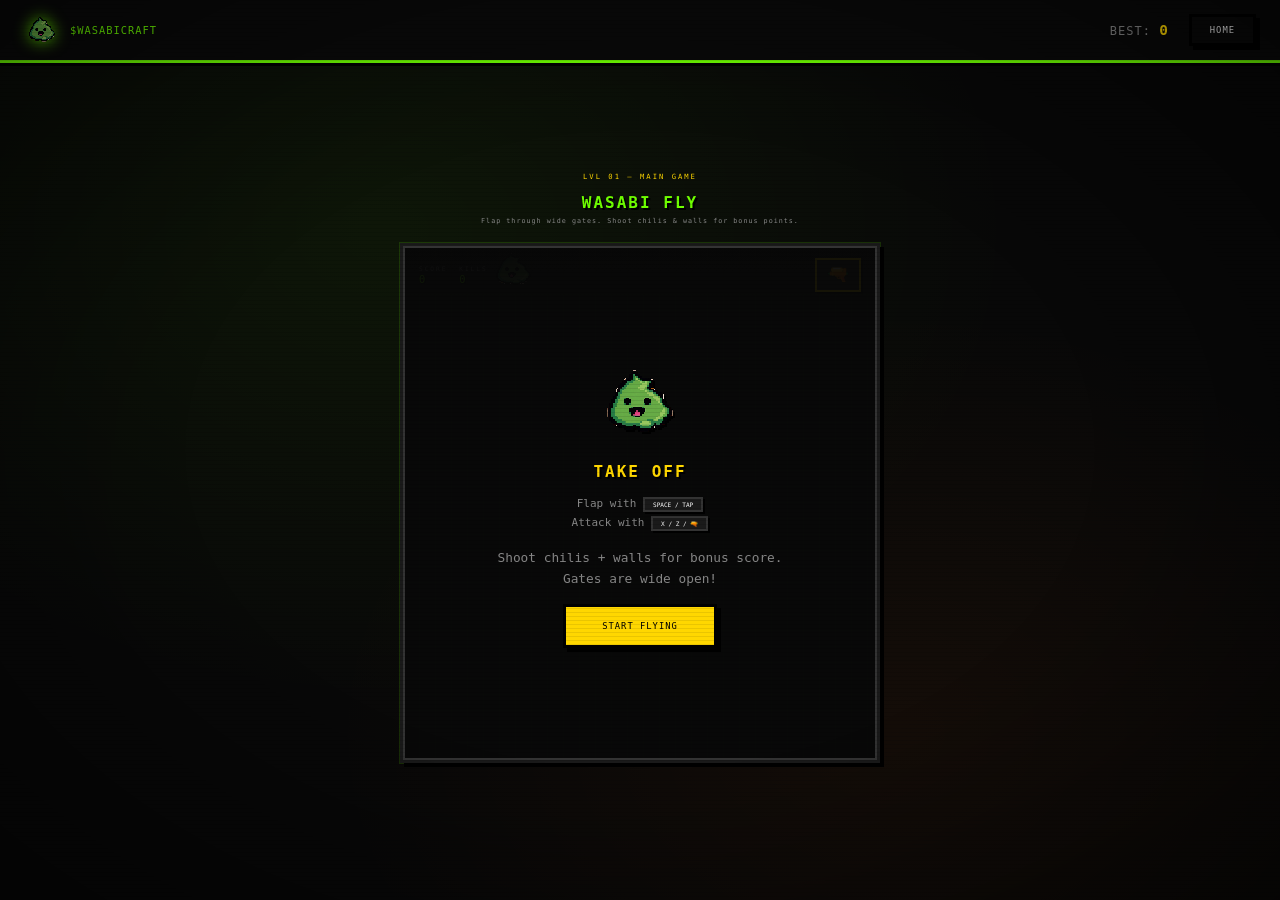
<file: game/fly.html>
<!DOCTYPE html>
<html lang="en">
<head>
  <meta charset="UTF-8" />
  <meta name="viewport" content="width=device-width, initial-scale=1.0, user-scalable=no" />
  <title>WASABI FLY — $WASABICRAFT Arcade</title>
  <link rel="icon" href="../favicon.ico" sizes="any" />
  <link rel="stylesheet" href="../style.css" />
  <link rel="stylesheet" href="game.css" />
  <link rel="stylesheet" href="../pixel.css" />
</head>
<body class="game-page-body">
  <div id="scanlines" aria-hidden="true"></div>
  <div id="crt-vignette" aria-hidden="true"></div>
  <div id="champ-game-banner" class="champ-game-banner hidden">🏆 CHAMPIONSHIP — ROUND 2/4: FLY</div>

  <header id="game-header">
    <a href="../" id="header-brand">
      <img src="../123.png" alt="Wasabi" id="header-logo" />
      <span id="header-name">$WASABICRAFT</span>
    </a>
    <div id="header-actions">
      <span id="header-high">BEST: <strong id="fly-hud-best">0</strong></span>
      <a href="../" class="header-link">HOME</a>
    </div>
  </header>

  <main id="game-wrap">
    <div id="game-title-block">
      <h1 id="game-title">WASABI FLY</h1>
      <p id="game-sub">Flap through wide gates. Shoot chilis &amp; walls for bonus points.</p>
    </div>

    <div id="fly-shell" class="mini-game-shell" data-asset-base="../">
      <canvas id="fly-canvas" aria-label="Wasabi Fly game"></canvas>
      <div class="mini-hud fly-mini-hud">
        <div class="hud-item"><span class="hud-label">SCORE</span><span id="fly-hud-score" class="hud-val">0</span></div>
        <div class="hud-item"><span class="hud-label">KILLS</span><span id="fly-hud-kills" class="hud-val">0</span></div>
        <button type="button" id="fly-btn-attack" class="fly-attack-btn" aria-label="Attack">🔫</button>
      </div>
      <div id="fly-overlay-start" class="overlay">
        <img src="../123.png" alt="" class="overlay-mascot" />
        <h2>TAKE OFF</h2>
        <p>Flap with <span class="key-hint">SPACE / TAP</span><br/>Attack with <span class="key-hint">X / Z / 🔫</span></p>
        <p class="overlay-controls">Shoot chilis + walls for bonus score. Gates are wide open!</p>
        <button id="fly-btn-start" class="game-btn game-btn-gold">START FLYING</button>
      </div>
      <div id="fly-overlay-gameover" class="overlay hidden">
        <img src="../123.png" alt="" class="overlay-mascot overlay-mascot-sad" />
        <h2>CRASHED</h2>
        <p id="fly-go-msg">Too spicy in the air.</p>
        <div class="go-stats-row">
          <div class="go-stat"><span class="go-stat-label">SCORE</span><span id="fly-go-score" class="go-stat-val">0</span></div>
          <div class="go-stat"><span class="go-stat-label">BEST</span><span id="fly-go-best" class="go-stat-val">0</span></div>
        </div>
        <button id="fly-btn-retry" class="game-btn game-btn-gold">FLY AGAIN</button>
        <a id="rewards-submit-gameover" class="game-btn game-btn-ghost hidden" href="https://x.com/WasabiCraft" target="_blank" rel="noopener noreferrer">SUBMIT ON X 🏆</a>
        <a href="../" class="game-btn game-btn-ghost">HOME</a>
      </div>
    </div>
  </main>

  <script src="championship-run.js"></script>
  <script src="arcade-shared.js"></script>
  <script src="fly.js"></script>
  <script>
    window.addEventListener('wasabi-game-over', (e) => {
      if (window.wasabiChampRun?.handleGameOver('fly', e.detail.score)) return;
    });
    (function () {
      const s = window.wasabiChampRun?.loadSession();
      const banner = document.getElementById('champ-game-banner');
      if (s?.active && banner) {
        banner.textContent = '🏆 CHAMPIONSHIP — ROUND ' + (s.round + 1) + '/4: FLY';
        banner.classList.remove('hidden');
      }
    })();
  </script>
</body>
</html>
</file>
<file: style.css>
*, *::before, *::after { box-sizing: border-box; margin: 0; padding: 0; }

:root {
  --green: #6FFF00;
  --neon: #39FF14;
  --fire: #FF6B00;
  --gold: #FFD700;
  --bg: #080808;
  --card-bg: #111111;
  --text: #FFFFFF;
  --muted: #888888;
  --font-head: 'Bangers', cursive;
  --font-arcade: 'Press Start 2P', monospace;
  --font-body: 'Space Grotesk', sans-serif;
  --font-mono: 'JetBrains Mono', monospace;
  --surface-low: #1a1a1a;
  --surface-mid: #0d0d0d;
}

html { scroll-behavior: smooth; }

body {
  background: var(--bg);
  color: var(--text);
  font-family: var(--font-body);
  overflow-x: hidden;
}

.hidden { display: none; }

#deco-canvas {
  position: fixed;
  top: 0; left: 0;
  width: 100%; height: 100%;
  pointer-events: none;
  z-index: 1;
}

#fire-canvas {
  position: fixed;
  top: 0; left: 0;
  width: 100%; height: 100%;
  pointer-events: none;
  z-index: 9999;
}

#spicy-meter {
  position: fixed;
  right: 20px;
  top: 50%;
  transform: translateY(-50%);
  z-index: 100;
  display: flex;
  flex-direction: column;
  align-items: center;
  gap: 8px;
  width: 44px;
}

#spicy-meter-track {
  width: 12px;
  height: 200px;
  background: var(--surface-low);
  border-radius: 6px;
  border: 1px solid #333;
  overflow: hidden;
  position: relative;
}

#spicy-meter-fill {
  position: absolute;
  bottom: 0;
  width: 100%;
  height: 0%;
  border-radius: 6px;
  background: linear-gradient(to top, var(--green), var(--gold), var(--fire));
  transition: height 0.4s ease;
}

#spicy-label-text {
  font-family: var(--font-head);
  font-size: 9px;
  letter-spacing: 1px;
  color: var(--green);
  writing-mode: vertical-rl;
  text-orientation: mixed;
  white-space: nowrap;
}

#spicy-mascot-icon {
  font-family: var(--font-head);
  font-size: 8px;
  letter-spacing: 0.5px;
  color: var(--green);
  text-align: center;
  line-height: 1.2;
}

#hero {
  position: relative;
  min-height: 100vh;
  display: flex;
  align-items: center;
  justify-content: center;
  overflow: hidden;
}

#hero-bg {
  position: absolute;
  inset: 0;
  background:
    radial-gradient(ellipse at 20% 50%, rgba(111,255,0,0.07) 0%, transparent 60%),
    radial-gradient(ellipse at 80% 30%, rgba(255,107,0,0.06) 0%, transparent 55%),
    radial-gradient(ellipse at 50% 80%, rgba(57,255,20,0.05) 0%, transparent 50%),
    linear-gradient(160deg, #0a0a0a 0%, #080808 50%, #0d0800 100%);
  z-index: 0;
}

#hero-bg::after {
  content: '';
  position: absolute;
  inset: 0;
  background: radial-gradient(ellipse at center, transparent 30%, var(--bg) 100%);
}

#hero-content {
  position: relative;
  z-index: 2;
  text-align: center;
  padding: 160px 20px 40px;
  display: flex;
  flex-direction: column;
  align-items: center;
  gap: 32px;
}

#mascot-container {
  position: relative;
  width: 200px;
  height: 200px;
}

#mascot {
  width: 100%;
  height: 100%;
  object-fit: contain;
  image-rendering: pixelated;
  image-rendering: crisp-edges;
  filter: drop-shadow(0 0 30px var(--green)) drop-shadow(0 0 60px rgba(111,255,0,0.3));
}

@keyframes float {
  0%, 100% { transform: translateY(0px); }
  50% { transform: translateY(-16px); }
}

/* ── Sticky Header ── */
#site-header {
  position: fixed;
  top: 0; left: 0; right: 0;
  z-index: 200;
  background: rgba(8,8,8,0.85);
  backdrop-filter: blur(16px);
  -webkit-backdrop-filter: blur(16px);
  border-bottom: 1px solid rgba(111,255,0,0.12);
}

#header-inner {
  max-width: 1200px;
  margin: 0 auto;
  padding: 12px 24px;
  display: flex;
  align-items: center;
  justify-content: space-between;
  gap: 16px;
}

#header-brand {
  display: flex;
  align-items: center;
  gap: 10px;
  text-decoration: none;
  flex-shrink: 0;
}

#header-arcade-tag {
  font-family: var(--font-arcade);
  font-size: 0.45rem;
  letter-spacing: 1px;
  color: var(--gold);
  background: rgba(255,215,0,0.1);
  border: 1px solid rgba(255,215,0,0.3);
  padding: 3px 6px;
  border-radius: 4px;
  margin-left: 4px;
}

#header-nav {
  display: flex;
  align-items: center;
  gap: 4px;
}

.nav-link {
  font-family: var(--font-arcade);
  font-size: 0.5rem;
  letter-spacing: 1px;
  color: var(--muted);
  text-decoration: none;
  padding: 8px 12px;
  border-radius: 6px;
  border: 1px solid transparent;
  transition: color 0.2s, border-color 0.2s, background 0.2s;
}

.nav-link:hover {
  color: var(--green);
  border-color: rgba(111,255,0,0.25);
  background: rgba(111,255,0,0.05);
}

#header-logo {
  width: 36px;
  height: 36px;
  object-fit: contain;
  image-rendering: pixelated;
  image-rendering: crisp-edges;
  filter: drop-shadow(0 0 8px var(--green));
}

#header-name {
  font-family: var(--font-head);
  font-size: 1.4rem;
  letter-spacing: 2px;
  color: var(--green);
}

#header-buy {
  font-family: var(--font-head);
  font-size: 1rem;
  letter-spacing: 3px;
  padding: 10px 28px;
  background: var(--green);
  color: #000;
  border-radius: 10px;
  text-decoration: none;
  transition: background 0.2s ease, box-shadow 0.2s ease;
  min-height: 44px;
  display: flex;
  align-items: center;
}

#header-buy:hover {
  background: var(--neon);
  box-shadow: 0 0 20px var(--neon);
}

#tagline {
  font-family: var(--font-head);
  font-size: clamp(3rem, 8vw, 7rem);
  line-height: 1.05;
  letter-spacing: 3px;
  color: var(--text);
  text-shadow:
    0 0 12px rgba(111,255,0,0.5),
    0 0 24px rgba(111,255,0,0.2),
    3px 3px 0 rgba(0,0,0,0.8);
}

#ca-box {
  background: rgba(111,255,0,0.05);
  border: 1px solid var(--green);
  border-radius: 12px;
  padding: 16px 24px;
  max-width: 640px;
  width: 100%;
}

#ca-label {
  display: block;
  font-size: 11px;
  letter-spacing: 3px;
  color: var(--green);
  margin-bottom: 8px;
  font-family: var(--font-head);
}

#ca-row {
  display: flex;
  align-items: center;
  gap: 12px;
  flex-wrap: wrap;
}

#ca-text {
  font-family: var(--font-mono);
  font-size: clamp(10px, 1.8vw, 13px);
  color: var(--text);
  word-break: break-all;
  flex: 1;
}

#copy-btn,
#footer-ca button {
  font-family: var(--font-head);
  font-size: 14px;
  letter-spacing: 2px;
  padding: 8px 20px;
  background: var(--green);
  color: #000;
  border: none;
  border-radius: 8px;
  cursor: pointer;
  transition: all 0.2s;
  white-space: nowrap;
}

#copy-btn:hover,
#footer-ca button:hover {
  background: var(--neon);
  box-shadow: 0 0 20px var(--neon);
}

#copy-btn.copied {
  background: var(--neon);
  box-shadow: 0 0 30px var(--neon);
  animation: pulse-green 0.3s ease;
}

@keyframes pulse-green {
  0% { transform: scale(1); }
  50% { transform: scale(1.15); }
  100% { transform: scale(1); }
}

#hero-buttons {
  display: flex;
  gap: 16px;
  flex-wrap: wrap;
  justify-content: center;
}

.hero-game-grid {
  display: grid;
  grid-template-columns: repeat(4, minmax(120px, 1fr));
  gap: 12px;
  width: min(640px, 100%);
  margin: 0 auto;
}

.hero-game-btn {
  display: flex;
  flex-direction: column;
  align-items: center;
  gap: 6px;
  padding: 16px 10px;
  background: #0a0a0a;
  border: 3px solid #222;
  box-shadow: 4px 4px 0 #000;
  text-decoration: none;
  color: var(--text);
  transition: transform 0.05s steps(1), box-shadow 0.05s, border-color 0.05s;
}

.hero-game-btn:hover {
  transform: translate(-2px, -2px);
  border-color: var(--green);
  box-shadow: 6px 6px 0 #000, 0 0 0 1px rgba(111, 255, 0, 0.2);
}

.hero-game-lvl {
  font-family: 'Press Start 2P', monospace;
  font-size: 0.35rem;
  color: var(--gold);
}

.hero-game-name {
  font-family: 'Press Start 2P', monospace;
  font-size: 0.55rem;
  color: var(--green);
  letter-spacing: 1px;
}

.hero-game-desc {
  font-family: 'JetBrains Mono', monospace;
  font-size: 9px;
  color: var(--muted);
  text-align: center;
  line-height: 1.4;
}

.champ-game-banner {
  position: fixed;
  top: 56px;
  left: 0;
  right: 0;
  z-index: 150;
  text-align: center;
  font-family: 'Press Start 2P', monospace;
  font-size: 0.4rem;
  color: var(--gold);
  background: #0a0a0a;
  border-bottom: 2px solid var(--gold);
  padding: 8px 12px;
  box-shadow: 0 4px 0 #000;
}

.champ-game-banner.hidden { display: none; }

.btn {
  font-family: var(--font-head);
  font-size: 1.3rem;
  letter-spacing: 3px;
  padding: 16px 40px;
  border-radius: 12px;
  text-decoration: none;
  transition: background 0.25s ease, color 0.25s ease, box-shadow 0.25s ease;
  border: 2px solid transparent;
}

.btn-primary {
  background: var(--green);
  color: #000;
  border-color: var(--green);
}

.btn-primary:hover {
  background: transparent;
  color: var(--green);
  box-shadow: 0 0 30px var(--green), inset 0 0 20px rgba(111,255,0,0.1);
}

.btn-secondary {
  background: transparent;
  color: var(--text);
  border-color: #444;
}

.btn-secondary:hover {
  border-color: var(--green);
  color: var(--green);
  box-shadow: 0 0 20px rgba(111,255,0,0.2);
}

.btn-play {
  background: transparent;
  color: var(--gold);
  border-color: var(--gold);
}

.btn-play:hover {
  background: var(--gold);
  color: #000;
  box-shadow: 0 0 30px var(--gold), inset 0 0 20px rgba(255,215,0,0.1);
}

section { border-top: 1px solid #111; }

.arcade-body section { border-top: none; }

.arcade-body {
  padding-bottom: 48px;
}

#play-zone { margin-top: 48px; }

#championship-zone { margin-top: 32px; }

/* ── Top Player Rewards ── */
.rewards-panel {
  max-width: 720px;
  border-color: var(--gold);
  box-shadow: 4px 4px 0 #000, 0 0 0 2px rgba(255, 215, 0, 0.12);
}

.rewards-panel .panel-title { color: var(--gold); }

.rewards-prize-grid {
  display: grid;
  grid-template-columns: repeat(3, 1fr);
  gap: 12px;
  margin: 24px 0;
}

.rewards-prize-card {
  display: flex;
  flex-direction: column;
  align-items: center;
  gap: 6px;
  padding: 20px 12px;
  background: #0a0a0a;
  border: 3px solid #222;
  box-shadow: 4px 4px 0 #000;
}

.rewards-prize-gold { border-color: #FFD700; }
.rewards-prize-silver { border-color: #C0C0C0; }
.rewards-prize-bronze { border-color: #CD7F32; }

.rewards-prize-medal { font-size: 1.8rem; line-height: 1; }

.rewards-prize-rank {
  font-family: 'Press Start 2P', monospace;
  font-size: 0.5rem;
  color: var(--muted);
}

.rewards-prize-amount {
  font-family: 'Press Start 2P', monospace;
  font-size: 0.65rem;
  color: var(--green);
}

.rewards-steps {
  list-style: none;
  text-align: left;
  max-width: 480px;
  margin: 0 auto 28px;
  display: flex;
  flex-direction: column;
  gap: 12px;
}

.rewards-steps li {
  font-family: 'JetBrains Mono', monospace;
  font-size: 11px;
  color: var(--muted);
  line-height: 1.6;
  display: flex;
  align-items: flex-start;
  gap: 10px;
}

.rewards-steps a { color: var(--green); }

.rewards-step-num {
  font-family: 'Press Start 2P', monospace;
  font-size: 0.38rem;
  color: var(--gold);
  flex-shrink: 0;
  padding-top: 2px;
}

.rewards-subtitle {
  font-family: 'Press Start 2P', monospace;
  font-size: 0.45rem;
  color: var(--green);
  letter-spacing: 1px;
  margin-bottom: 14px;
}

.rewards-scores-grid {
  display: grid;
  grid-template-columns: repeat(auto-fit, minmax(120px, 1fr));
  gap: 10px;
  margin-bottom: 28px;
}

.rewards-score-card {
  display: flex;
  flex-direction: column;
  align-items: center;
  gap: 6px;
  padding: 14px 10px;
  background: #111;
  border: 2px solid #222;
  box-shadow: 3px 3px 0 #000;
}

.rewards-score-card-champ { border-color: rgba(255, 215, 0, 0.35); }

.rewards-score-game {
  font-family: 'Press Start 2P', monospace;
  font-size: 0.38rem;
  color: var(--muted);
}

.rewards-score-val {
  font-family: 'Press Start 2P', monospace;
  font-size: 0.7rem;
  color: var(--green);
}

.rewards-score-play,
.rewards-score-submit {
  font-family: 'Press Start 2P', monospace;
  font-size: 0.32rem;
  letter-spacing: 0.5px;
  text-decoration: none;
  padding: 4px 8px;
  border: 2px solid #333;
  color: var(--text);
}

.rewards-score-play:hover { border-color: var(--green); color: var(--green); }
.rewards-score-submit { border-color: var(--gold); color: var(--gold); }
.rewards-score-submit:hover { background: rgba(255, 215, 0, 0.1); }
.rewards-score-submit-disabled { opacity: 0.35; cursor: not-allowed; }

.rewards-submit-block {
  padding: 24px 20px;
  background: #0a0a0a;
  border: 3px solid #222;
  box-shadow: 4px 4px 0 #000;
}

.rewards-submit-label {
  font-family: 'Press Start 2P', monospace;
  font-size: 0.4rem;
  color: var(--muted);
  margin-bottom: 12px;
}

.rewards-top-score {
  display: flex;
  align-items: center;
  justify-content: center;
  gap: 16px;
  margin-bottom: 16px;
}

.rewards-top-game {
  font-family: 'Press Start 2P', monospace;
  font-size: 0.45rem;
  color: var(--gold);
}

.rewards-top-val {
  font-family: 'Press Start 2P', monospace;
  font-size: 1rem;
  color: var(--green);
}

.rewards-submit-btn {
  display: inline-block;
  margin-bottom: 14px;
  font-size: 0.5rem !important;
}

.rewards-btn-disabled {
  opacity: 0.45;
  pointer-events: none;
}

.rewards-note {
  font-family: 'JetBrains Mono', monospace;
  font-size: 10px;
  color: var(--muted);
  line-height: 1.6;
  margin-bottom: 10px;
}

.rewards-announce-link {
  font-family: 'Press Start 2P', monospace;
  font-size: 0.35rem;
  color: var(--green);
  text-decoration: none;
}

.rewards-announce-link:hover { text-decoration: underline; }

#how-to-buy, #tokenomics, #community, #melt-section {
  position: relative;
  z-index: 2;
}

#about {
  padding: 100px 20px;
  text-align: center;
  max-width: 1100px;
  margin: 0 auto;
}

#about-tagline {
  font-family: var(--font-head);
  font-size: clamp(1.8rem, 4vw, 3rem);
  letter-spacing: 2px;
  line-height: 1.4;
  margin-bottom: 60px;
  color: var(--text);
}

#about-tagline strong { color: var(--green); }

#stat-cards {
  display: grid;
  grid-template-columns: repeat(auto-fit, minmax(260px, 1fr));
  gap: 24px;
}

.stat-card {
  background: var(--card-bg);
  border: 1px solid #222;
  border-radius: 16px;
  padding: 36px 28px;
  display: flex;
  flex-direction: column;
  gap: 12px;
  transition: border-color 0.3s ease, box-shadow 0.3s ease, transform 0.3s ease;
}

.stat-card:hover {
  border-color: var(--green);
  box-shadow: 0 0 30px rgba(111,255,0,0.15), 0 8px 32px rgba(0,0,0,0.5);
  transform: translateY(-6px);
}

.stat-title {
  font-family: var(--font-head);
  font-size: 1.6rem;
  letter-spacing: 2px;
  color: var(--green);
}

.stat-desc {
  font-size: 0.95rem;
  color: var(--muted);
  line-height: 1.5;
}

#how-to-buy {
  max-width: 1100px;
  margin: 0 auto;
  text-align: center;
}

#how-to-buy h2 {
  font-family: var(--font-head);
  font-size: clamp(3rem, 6vw, 5rem);
  letter-spacing: 4px;
  color: var(--green);
  margin-bottom: 60px;
  text-shadow: 0 0 30px rgba(111,255,0,0.4);
}

#steps {
  display: grid;
  grid-template-columns: repeat(auto-fit, minmax(220px, 1fr));
  gap: 24px;
}

.step {
  background: var(--card-bg);
  border: 1px solid #222;
  border-radius: 16px;
  padding: 36px 24px;
  transition: border-color 0.3s ease, box-shadow 0.3s ease, transform 0.3s ease;
}

.step:hover {
  border-color: var(--fire);
  box-shadow: 0 0 30px rgba(255,107,0,0.15);
  transform: translateY(-4px);
}

.step-num {
  font-family: var(--font-head);
  font-size: 3.5rem;
  color: var(--fire);
  opacity: 0.6;
  line-height: 1;
  margin-bottom: 12px;
  text-shadow: 0 0 20px var(--fire);
}

.step h3 {
  font-family: var(--font-head);
  font-size: 1.5rem;
  letter-spacing: 2px;
  margin-bottom: 10px;
  color: var(--text);
}

.step p {
  font-size: 0.9rem;
  color: var(--muted);
  line-height: 1.6;
}

#melt-section {
  text-align: center;
}

#melt-section h2 {
  font-family: var(--font-head);
  font-size: clamp(2rem, 5vw, 4rem);
  letter-spacing: 4px;
  margin-bottom: 40px;
  color: var(--text);
}

#melt-btn {
  font-family: var(--font-head);
  font-size: 2rem;
  letter-spacing: 4px;
  padding: 24px 60px;
  background: linear-gradient(135deg, var(--fire), var(--gold));
  color: #000;
  border: none;
  border-radius: 16px;
  cursor: pointer;
  transition: box-shadow 0.3s ease, transform 0.3s ease;
}

#melt-btn:hover {
  box-shadow: 0 0 50px var(--fire), 0 0 100px rgba(255,107,0,0.3);
  transform: scale(1.05);
}

#melt-btn:active { transform: scale(0.97); }

#melt-msg {
  font-family: var(--font-head);
  font-size: 1.5rem;
  letter-spacing: 3px;
  color: var(--neon);
  margin-top: 30px;
  min-height: 40px;
  text-shadow: 0 0 20px var(--neon);
  transition: opacity 0.5s;
}

@keyframes shake {
  0%, 100% { transform: translateX(0) rotate(0deg); }
  10% { transform: translateX(-8px) rotate(-1deg); }
  20% { transform: translateX(8px) rotate(1deg); }
  30% { transform: translateX(-10px) rotate(-2deg); }
  40% { transform: translateX(10px) rotate(2deg); }
  50% { transform: translateX(-8px) rotate(-1deg); }
  60% { transform: translateX(8px) rotate(1deg); }
  70% { transform: translateX(-6px) rotate(0deg); }
  80% { transform: translateX(6px) rotate(0deg); }
  90% { transform: translateX(-4px) rotate(0deg); }
}

body.shake { animation: shake 0.6s ease; }

@keyframes fadeFlash {
  0% { opacity: 1; }
  100% { opacity: 0; }
}

@keyframes fadeIn {
  from { opacity: 0; transform: translateY(12px); }
  to   { opacity: 1; transform: translateY(0); }
}

/* ── Community Section ── */
#community {
  text-align: center;
  max-width: 800px;
  margin: 0 auto;
}

#community h2 {
  font-family: var(--font-head);
  font-size: clamp(3rem, 6vw, 5rem);
  letter-spacing: 4px;
  color: var(--green);
  margin-bottom: 12px;
  text-shadow: 0 0 30px rgba(111,255,0,0.4);
}

#community-sub {
  color: var(--muted);
  margin-bottom: 48px;
  font-size: 1rem;
}

#community-cards {
  display: flex;
  flex-direction: column;
  gap: 16px;
}

.community-card {
  display: flex;
  align-items: center;
  gap: 20px;
  padding: 24px 28px;
  background: var(--card-bg);
  border: 1px solid #222;
  border-radius: 16px;
  text-decoration: none;
  color: var(--text);
  transition: border-color 0.25s ease, box-shadow 0.25s ease, transform 0.25s ease;
}

.community-card:hover { transform: translateX(6px); }

#card-x:hover   { border-color: #fff; box-shadow: 0 0 24px rgba(255,255,255,0.1); }
#card-tg:hover  { border-color: #29b6f6; box-shadow: 0 0 24px rgba(41,182,246,0.15); }
#card-pump:hover { border-color: var(--green); box-shadow: 0 0 24px rgba(111,255,0,0.15); }

.community-card-icon {
  font-family: var(--font-head);
  font-size: 1.1rem;
  letter-spacing: 1px;
  width: 52px;
  height: 52px;
  min-width: 52px;
  border-radius: 12px;
  display: flex;
  align-items: center;
  justify-content: center;
  background: var(--surface-low);
  color: var(--text);
}

#card-x   .community-card-icon { background: #111; color: #fff; }
#card-tg  .community-card-icon { background: rgba(41,182,246,0.12); color: #29b6f6; }
#card-pump .community-card-icon { background: rgba(111,255,0,0.1); color: var(--green); }

.community-card-info {
  display: flex;
  flex-direction: column;
  gap: 4px;
  text-align: left;
  flex: 1;
}

.community-card-name {
  font-family: var(--font-head);
  font-size: 1.2rem;
  letter-spacing: 2px;
  color: var(--text);
}

.community-card-cta {
  font-size: 0.85rem;
  color: var(--muted);
}

.community-card-arrow {
  font-family: var(--font-mono);
  font-size: 1rem;
  color: var(--muted);
  transition: color 0.25s ease, transform 0.25s ease;
}

.community-card:hover .community-card-arrow {
  transform: translateX(4px);
  color: var(--text);
}

#footer {
  position: relative;
  z-index: 2;
  padding: 80px 20px 40px;
  text-align: center;
  border-top: 1px solid var(--surface-low);
  display: flex;
  flex-direction: column;
  align-items: center;
  gap: 20px;
}

#footer-logo {
  width: 70px;
  height: 70px;
  object-fit: contain;
  image-rendering: pixelated;
  image-rendering: crisp-edges;
  filter: drop-shadow(0 0 15px var(--green));
}

#footer-tagline {
  font-family: var(--font-head);
  font-size: 1.4rem;
  letter-spacing: 4px;
  color: var(--green);
}

#socials {
  display: flex;
  gap: 24px;
  flex-wrap: wrap;
  justify-content: center;
}

.social-link {
  font-family: var(--font-head);
  font-size: 1rem;
  letter-spacing: 3px;
  color: var(--muted);
  text-decoration: none;
  transition: color 0.2s;
}

.social-link:hover { color: var(--green); }

#footer-ca {
  display: flex;
  align-items: center;
  gap: 12px;
  flex-wrap: wrap;
  justify-content: center;
  background: rgba(255,255,255,0.03);
  border: 1px solid #222;
  border-radius: 10px;
  padding: 12px 20px;
}

#footer-ca code {
  font-family: var(--font-mono);
  font-size: 11px;
  color: var(--muted);
  word-break: break-all;
}

#footer-ca button {
  font-size: 11px;
  padding: 6px 14px;
}

#disclaimer {
  font-size: 0.8rem;
  color: #444;
}

/* ── Mascot glow pulse ── */
@keyframes glowPulse {
  0%, 100% { filter: drop-shadow(0 0 20px var(--green)) drop-shadow(0 0 50px rgba(111,255,0,0.2)); }
  50%       { filter: drop-shadow(0 0 50px var(--green)) drop-shadow(0 0 100px rgba(111,255,0,0.5)) drop-shadow(0 0 140px rgba(111,255,0,0.2)); }
}
#mascot { animation: glowPulse 3s ease-in-out infinite; }

/* ── Hero scroll hint ── */
#scroll-hint {
  display: flex;
  flex-direction: column;
  align-items: center;
  gap: 6px;
  text-decoration: none;
  opacity: 0.5;
  transition: opacity 0.2s;
  order: 10;
}
#scroll-hint:hover { opacity: 1; }
#scroll-hint-text {
  font-family: var(--font-head);
  font-size: 0.7rem;
  letter-spacing: 4px;
  color: var(--green);
}
#scroll-hint-arrow {
  width: 12px;
  height: 12px;
  border-right: 2px solid var(--green);
  border-bottom: 2px solid var(--green);
  transform: rotate(45deg);
  animation: bounceDown 1.4s ease-in-out infinite;
}
@keyframes bounceDown {
  0%, 100% { transform: rotate(45deg) translateY(0); }
  50%       { transform: rotate(45deg) translateY(5px); }
}

/* ── Scroll reveal ── */
.reveal {
  opacity: 0;
  transform: translateY(40px);
  transition: opacity 0.7s ease, transform 0.7s ease;
}
.reveal.visible {
  opacity: 1;
  transform: translateY(0);
}

/* ── Tokenomics ── */
#tokenomics {
  text-align: center;
  background: radial-gradient(ellipse at center, rgba(111,255,0,0.04) 0%, transparent 70%);
}
#tknx-title {
  font-family: var(--font-head);
  font-size: clamp(3rem, 6vw, 5rem);
  letter-spacing: 4px;
  color: var(--green);
  text-shadow: 0 0 30px rgba(111,255,0,0.4);
  margin-bottom: 8px;
}
#tknx-sub {
  color: var(--muted);
  font-size: 1rem;
  margin-bottom: 60px;
}
#tknx-grid {
  display: flex;
  flex-wrap: wrap;
  justify-content: center;
  gap: 16px;
  max-width: 1000px;
  margin: 0 auto;
}
.tknx-card {
  background: var(--card-bg);
  border: 1px solid #222;
  border-radius: 16px;
  padding: 32px 28px;
  display: flex;
  flex-direction: column;
  gap: 8px;
  align-items: center;
  min-width: 180px;
  flex: 1;
  transition: border-color 0.3s ease, box-shadow 0.3s ease;
}
.tknx-card:hover {
  border-color: var(--green);
  box-shadow: 0 0 30px rgba(111,255,0,0.12);
}
.tknx-val {
  font-family: var(--font-head);
  font-size: clamp(0.85rem, 2vw, 1.6rem);
  letter-spacing: 0;
  color: var(--green);
  line-height: 1;
  white-space: nowrap;
}
.tknx-label {
  font-family: var(--font-head);
  font-size: 0.75rem;
  letter-spacing: 3px;
  color: var(--muted);
}

/* ── Faces melted counter ── */
#melt-counter-wrap {
  display: flex;
  flex-direction: column;
  align-items: center;
  gap: 4px;
  margin-bottom: 32px;
}
#melt-counter-num {
  font-family: var(--font-head);
  font-size: clamp(3rem, 8vw, 6rem);
  line-height: 1;
  background: linear-gradient(135deg, var(--fire), var(--gold));
  -webkit-background-clip: text;
  -webkit-text-fill-color: transparent;
  background-clip: text;
  letter-spacing: 2px;
}
#melt-counter-label {
  font-family: var(--font-head);
  font-size: 0.8rem;
  letter-spacing: 5px;
  color: var(--muted);
}

/* Price strip */
#price-strip {
  position: fixed;
  top: 64px; left: 0; right: 0;
  z-index: 190;
  background: rgba(5,5,5,0.97);
  border-bottom: 1px solid rgba(111,255,0,0.08);
  height: 36px;
  display: flex;
  align-items: center;
  overflow: hidden;
}
#price-strip-inner {
  max-width: 1100px;
  margin: 0 auto;
  padding: 0 24px;
  display: flex;
  align-items: center;
  gap: 12px;
  width: 100%;
}
.ps-live-dot {
  width: 6px; height: 6px;
  border-radius: 50%;
  background: #6FFF00;
  box-shadow: 0 0 6px #6FFF00;
  animation: livePulse 1.5s ease-in-out infinite;
  flex-shrink: 0;
}
@keyframes livePulse {
  0%, 100% { opacity: 1; transform: scale(1); }
  50% { opacity: 0.3; transform: scale(0.7); }
}
.ps-item { display: flex; align-items: center; gap: 6px; }
.ps-label { font-family: var(--font-head); font-size: 9px; letter-spacing: 2px; color: var(--muted); }
.ps-val { font-family: var(--font-mono); font-size: 11px; color: var(--text); }
.ps-sep { width: 1px; height: 14px; background: #1f1f1f; flex-shrink: 0; }
.ps-heat-item { margin-left: auto; }
.ps-heat-label {
  font-family: var(--font-head);
  font-size: 10px;
  letter-spacing: 2px;
  animation: heatBlink 2s ease-in-out infinite;
}
@keyframes heatBlink {
  0%, 100% { opacity: 1; }
  50% { opacity: 0.5; }
}

/* Heat badge below mascot */
#heat-badge {
  background: rgba(0,0,0,0.6);
  border: 1px solid rgba(111,255,0,0.25);
  border-radius: 20px;
  padding: 4px 14px;
  margin-top: -12px;
}
#heat-badge-text {
  font-family: var(--font-head);
  font-size: 9px;
  letter-spacing: 2px;
  color: var(--green);
}

/* Mascot heat states */
@keyframes glowBlue {
  0%,100% { filter: drop-shadow(0 0 20px #4499FF) drop-shadow(0 0 50px rgba(68,153,255,0.2)); }
  50%      { filter: drop-shadow(0 0 40px #4499FF) drop-shadow(0 0 90px rgba(68,153,255,0.4)); }
}
@keyframes glowGold {
  0%,100% { filter: drop-shadow(0 0 25px #FFD700) drop-shadow(0 0 55px rgba(255,215,0,0.3)); }
  50%      { filter: drop-shadow(0 0 55px #FFD700) drop-shadow(0 0 110px rgba(255,215,0,0.6)) brightness(1.1); }
}
@keyframes glowFire {
  0%,100% { filter: drop-shadow(0 0 30px #FF6B00) drop-shadow(0 0 70px rgba(255,107,0,0.4)); }
  50%      { filter: drop-shadow(0 0 70px #FF6B00) drop-shadow(0 0 130px rgba(255,107,0,0.7)) brightness(1.15); }
}
@keyframes glowNuclear {
  0%      { filter: drop-shadow(0 0 40px #FF0000) drop-shadow(0 0 90px rgba(255,0,0,0.5)); }
  50%     { filter: drop-shadow(0 0 70px #FF6B00) drop-shadow(0 0 150px rgba(255,107,0,0.8)) brightness(1.25); }
  100%    { filter: drop-shadow(0 0 40px #FF0000) drop-shadow(0 0 90px rgba(255,0,0,0.5)); }
}
#mascot.heat-0 { animation: glowBlue 4s ease-in-out infinite; }
#mascot.heat-2 { animation: glowGold 2s ease-in-out infinite; }
#mascot.heat-3 { animation: glowFire 1s ease-in-out infinite; }
#mascot.heat-4 { animation: glowNuclear 0.5s ease-in-out infinite; }

/* Roulette section */
#roulette-section { text-align: center; }
#roulette-title {
  font-family: var(--font-head);
  font-size: clamp(2.5rem, 6vw, 5rem);
  letter-spacing: 4px;
  color: var(--text);
  margin-bottom: 8px;
}
#roulette-sub { color: var(--muted); font-size: 1rem; margin-bottom: 48px; }
#roulette-machine {
  display: inline-flex;
  flex-direction: column;
  align-items: center;
  gap: 20px;
  margin-bottom: 40px;
}
#roulette-display {
  width: 340px; height: 110px;
  display: flex; align-items: center; justify-content: center;
  font-family: var(--font-head);
  font-size: 3.8rem;
  letter-spacing: 6px;
  border: 2px solid #2a2a2a;
  border-radius: 16px;
  background: var(--card-bg);
  color: #333;
  transition: border-color 0.2s, box-shadow 0.2s;
}
#roulette-display.result-mild  { border-color: var(--green); box-shadow: 0 0 40px rgba(111,255,0,0.25); }
#roulette-display.result-spicy { border-color: var(--gold);  box-shadow: 0 0 40px rgba(255,215,0,0.25); }
#roulette-display.result-nuclear {
  border-color: #FF0000;
  box-shadow: 0 0 60px rgba(255,0,0,0.5), 0 0 120px rgba(255,0,0,0.2);
  animation: nuclearDisplayPulse 0.4s ease-in-out infinite;
}
@keyframes nuclearDisplayPulse {
  0%,100% { box-shadow: 0 0 60px rgba(255,0,0,0.5), 0 0 120px rgba(255,0,0,0.2); }
  50%      { box-shadow: 0 0 100px rgba(255,0,0,0.8), 0 0 200px rgba(255,0,0,0.4); }
}
#roulette-odds { display: flex; gap: 16px; flex-wrap: wrap; justify-content: center; }
.odd {
  font-family: var(--font-head);
  font-size: 0.7rem;
  letter-spacing: 2px;
  padding: 4px 14px;
  border-radius: 20px;
  border: 1px solid;
}
.odd-mild    { color: var(--green); border-color: rgba(111,255,0,0.25); }
.odd-spicy   { color: var(--gold);  border-color: rgba(255,215,0,0.25); }
.odd-nuclear { color: #FF4444;      border-color: rgba(255,68,68,0.25); }
#roulette-btn {
  font-family: var(--font-head);
  font-size: 1.8rem;
  letter-spacing: 4px;
  padding: 20px 64px;
  background: #111;
  color: var(--text);
  border: 2px solid #333;
  border-radius: 14px;
  cursor: pointer;
  transition: border-color 0.25s, box-shadow 0.25s, transform 0.15s;
}
#roulette-btn:hover { border-color: var(--green); box-shadow: 0 0 30px rgba(111,255,0,0.2); }
#roulette-btn:disabled { opacity: 0.5; cursor: not-allowed; }
#roulette-btn:active:not(:disabled) { transform: scale(0.97); }
#roulette-msg {
  font-family: var(--font-head);
  font-size: 1.1rem;
  letter-spacing: 3px;
  margin-top: 28px;
  min-height: 36px;
  max-width: 600px;
  margin-left: auto;
  margin-right: auto;
  opacity: 0;
  transition: opacity 0.4s;
}

/* Nuclear word splash */
@keyframes nuclearWord {
  0%   { transform: translate(-50%,-50%) scale(0.3); opacity: 1; }
  40%  { transform: translate(-50%,-50%) scale(1.05); opacity: 1; }
  70%  { transform: translate(-50%,-50%) scale(1); opacity: 1; }
  100% { transform: translate(-50%,-50%) scale(1.6); opacity: 0; }
}
@keyframes nuclearFlash {
  0%   { opacity: 0; }
  15%  { opacity: 1; }
  100% { opacity: 0; }
}
@keyframes nuclearShake {
  0%,100% { transform: translate(0); }
  8%  { transform: translate(-16px,-2px) rotate(-2deg); }
  16% { transform: translate(16px, 2px) rotate( 2deg); }
  24% { transform: translate(-20px,-3px) rotate(-3deg); }
  32% { transform: translate(20px, 3px) rotate( 3deg); }
  40% { transform: translate(-14px,-2px) rotate(-2deg); }
  48% { transform: translate(14px, 2px) rotate( 2deg); }
  60% { transform: translate(-8px,0); }
  72% { transform: translate( 8px,0); }
  84% { transform: translate(-4px,0); }
  92% { transform: translate( 4px,0); }
}
body.nuclear-shake { animation: nuclearShake 1s ease; }

/* ══════════════════════════════════════
   ARCADE GAME THEME
   ══════════════════════════════════════ */

#scanlines {
  position: fixed;
  inset: 0;
  z-index: 9990;
  pointer-events: none;
  background: repeating-linear-gradient(
    0deg,
    transparent,
    transparent 2px,
    rgba(0,0,0,0.12) 2px,
    rgba(0,0,0,0.12) 4px
  );
  opacity: 0.35;
}

#crt-vignette {
  position: fixed;
  inset: 0;
  z-index: 9989;
  pointer-events: none;
  background: radial-gradient(ellipse at center, transparent 50%, rgba(0,0,0,0.45) 100%);
}

#arcade-hud {
  position: fixed;
  left: 20px;
  top: 108px;
  z-index: 195;
  display: flex;
  flex-direction: column;
  gap: 8px;
}

.hud-stat {
  display: flex;
  align-items: center;
  gap: 8px;
  background: rgba(8,8,8,0.9);
  border: 2px solid #222;
  border-left: 3px solid var(--green);
  border-radius: 6px;
  padding: 6px 12px;
  min-width: 120px;
  box-shadow: inset 0 0 20px rgba(0,0,0,0.5), 0 2px 8px rgba(0,0,0,0.4);
}

.hud-stat-icon { font-size: 0.85rem; }

.hud-stat-label {
  font-family: var(--font-arcade);
  font-size: 0.4rem;
  color: var(--muted);
  letter-spacing: 1px;
  flex: 1;
}

.hud-stat-val {
  font-family: var(--font-head);
  font-size: 1rem;
  color: var(--gold);
  letter-spacing: 1px;
  min-width: 32px;
  text-align: right;
  transition: color 0.2s, transform 0.2s;
}

.hud-stat-val.hud-flash,
#hud-coins.hud-flash,
#hud-xp.hud-flash {
  color: var(--green);
  transform: scale(1.15);
}

.title-screen {
  position: relative;
  min-height: 100vh;
  display: flex;
  align-items: center;
  justify-content: center;
  overflow: hidden;
}

.arcade-cabinet-top {
  display: flex;
  gap: 12px;
  justify-content: center;
  margin-bottom: -8px;
}

.cabinet-light {
  width: 10px;
  height: 10px;
  border-radius: 50%;
  background: var(--green);
  box-shadow: 0 0 10px var(--green);
  animation: cabinetBlink 1.2s ease-in-out infinite;
}

.cabinet-light:nth-child(2) {
  background: var(--gold);
  box-shadow: 0 0 10px var(--gold);
  animation-delay: 0.4s;
}

.cabinet-light:nth-child(3) {
  background: var(--fire);
  box-shadow: 0 0 10px var(--fire);
  animation-delay: 0.8s;
}

@keyframes cabinetBlink {
  0%, 100% { opacity: 1; transform: scale(1); }
  50% { opacity: 0.3; transform: scale(0.8); }
}

#game-subtitle {
  font-family: var(--font-arcade);
  font-size: clamp(0.45rem, 1.5vw, 0.6rem);
  letter-spacing: 2px;
  color: var(--gold);
  line-height: 1.8;
  opacity: 0.85;
}

#press-start {
  text-decoration: none;
  margin: 8px 0;
}

.press-start-text {
  font-family: var(--font-arcade);
  font-size: clamp(0.55rem, 2vw, 0.75rem);
  letter-spacing: 2px;
  color: var(--green);
  text-shadow: 0 0 20px var(--green);
  animation: pressStartBlink 1s step-end infinite;
}

@keyframes pressStartBlink {
  0%, 100% { opacity: 1; }
  50% { opacity: 0; }
}

.arcade-panel {
  position: relative;
  z-index: 2;
  max-width: 900px;
  margin: 0 auto;
  padding: 48px 28px 56px;
  background: var(--card-bg);
  border: 3px solid #1a1a1a;
  border-radius: 4px;
  box-shadow:
    0 0 0 1px rgba(111,255,0,0.08),
    0 0 40px rgba(111,255,0,0.04),
    inset 0 0 60px rgba(0,0,0,0.4);
  margin-bottom: 32px;
}

.arcade-panel::before,
.arcade-panel::after {
  content: '';
  position: absolute;
  width: 12px;
  height: 12px;
  border: 2px solid var(--green);
  opacity: 0.4;
}

.arcade-panel::before { top: 8px; left: 8px; border-right: none; border-bottom: none; }
.arcade-panel::after  { bottom: 8px; right: 8px; border-left: none; border-top: none; }

.panel-header {
  display: flex;
  align-items: center;
  gap: 16px;
  margin-bottom: 8px;
  flex-wrap: wrap;
}

.panel-title {
  font-family: var(--font-head);
  font-size: clamp(2rem, 5vw, 3.2rem);
  letter-spacing: 4px;
  color: var(--green);
  text-shadow: 0 0 30px rgba(111,255,0,0.35);
  flex: 1;
}

.panel-sub {
  color: var(--muted);
  font-size: 0.95rem;
  margin-bottom: 28px;
  text-align: center;
}

.panel-tag {
  font-family: var(--font-arcade);
  font-size: 0.4rem;
  letter-spacing: 1px;
  color: var(--muted);
  border: 1px solid #333;
  padding: 4px 8px;
  border-radius: 4px;
}

.level-badge {
  font-family: var(--font-arcade);
  font-size: 0.45rem;
  letter-spacing: 1px;
  color: #000;
  background: var(--green);
  padding: 6px 10px;
  border-radius: 4px;
  box-shadow: 0 0 12px rgba(111,255,0,0.4);
  white-space: nowrap;
}

.level-badge-fire {
  background: var(--fire);
  color: #fff;
  box-shadow: 0 0 12px rgba(255,107,0,0.4);
}

.level-badge-gold {
  background: var(--gold);
  box-shadow: 0 0 12px rgba(255,215,0,0.4);
}

#play-zone {
  text-align: center;
  max-width: 560px;
}

#play-zone .embedded-game {
  margin: 0 auto 20px;
}

#play-zone #legend {
  display: flex;
  flex-wrap: wrap;
  gap: 16px;
  justify-content: center;
}

#fly-zone,
#action-zone {
  text-align: center;
  max-width: 560px;
}

#cards-zone {
  text-align: center;
  max-width: 640px;
}

.mini-game-shell {
  position: relative;
  width: min(480px, 100%);
  aspect-ratio: 3 / 4;
  max-height: 520px;
  margin: 0 auto 20px;
  border-radius: 0;
  border: 3px solid #1a1a1a;
  box-shadow: 4px 4px 0 #000, 0 0 0 1px rgba(111,255,0,0.15);
  overflow: hidden;
  background: #0a0a0a;
}

.mini-game-shell canvas {
  display: block;
  width: 100%;
  height: 100%;
  touch-action: none;
}

.mini-hud {
  position: absolute;
  top: 0;
  left: 0;
  right: 0;
  display: flex;
  align-items: center;
  justify-content: space-between;
  padding: 12px 16px;
  background: linear-gradient(to bottom, rgba(8,8,8,0.9) 0%, transparent 100%);
  pointer-events: none;
  z-index: 5;
}

.go-stats-row {
  display: flex;
  gap: 32px;
  margin: 8px 0;
}

.legend {
  display: flex;
  flex-wrap: wrap;
  gap: 16px;
  justify-content: center;
}

/* ── Card game ── */
.cards-shell {
  position: relative;
  max-width: 480px;
  margin: 0 auto;
  padding: 24px 20px 28px;
  background: #0a0a0a;
  border: 3px solid #1a1a1a;
  box-shadow: 4px 4px 0 #000;
}

.cards-hud {
  display: flex;
  justify-content: space-between;
  margin-bottom: 24px;
}

.cards-stat {
  display: flex;
  flex-direction: column;
  gap: 4px;
  align-items: center;
}

.cards-table {
  display: flex;
  align-items: center;
  justify-content: center;
  gap: 16px;
  margin-bottom: 20px;
}

.card-slot {
  display: flex;
  flex-direction: column;
  align-items: center;
  gap: 8px;
}

.card-slot-label {
  font-family: 'Press Start 2P', monospace;
  font-size: 0.38rem;
  color: var(--muted);
  letter-spacing: 1px;
}

.card-vs {
  font-family: 'Press Start 2P', monospace;
  font-size: 0.5rem;
  color: var(--gold);
  padding-top: 20px;
}

.playing-card {
  width: 100px;
  height: 140px;
  background: #fff;
  border: 3px solid #000;
  box-shadow: 4px 4px 0 #000;
  display: flex;
  flex-direction: column;
  align-items: center;
  justify-content: center;
  gap: 8px;
  image-rendering: pixelated;
  transition: transform 0.1s steps(2);
}

.playing-card.card-red { color: #c0392b; }
.playing-card.card-black { color: #111; }

.playing-card.card-hidden {
  background: var(--green);
  color: #000;
}

.card-rank {
  font-family: 'Press Start 2P', monospace;
  font-size: 1.2rem;
}

.card-suit {
  font-size: 2rem;
  line-height: 1;
}

.card-back {
  font-family: 'Press Start 2P', monospace;
  font-size: 1.4rem;
  color: #000;
}

.cards-msg {
  font-family: 'JetBrains Mono', monospace;
  font-size: 11px;
  color: var(--muted);
  text-align: center;
  min-height: 20px;
  margin-bottom: 16px;
}

.cards-msg-win { color: var(--green); }
.cards-msg-lose { color: var(--fire); }

.cards-actions {
  display: flex;
  gap: 12px;
  justify-content: center;
  flex-wrap: wrap;
}

.cards-actions .game-btn {
  min-width: 130px;
}

.cards-overlay {
  position: absolute;
  inset: 0;
  z-index: 10;
  display: flex;
  flex-direction: column;
  align-items: center;
  justify-content: center;
  gap: 14px;
  padding: 24px;
  text-align: center;
  background: rgba(8,8,8,0.94);
  border: 2px solid #333;
}

.cards-overlay h2,
.playing-card,
.card-slot-label {
  font-family: 'Press Start 2P', monospace;
}

.cards-overlay h2 {
  font-size: 0.75rem;
  letter-spacing: 2px;
  color: var(--gold);
}

.cards-overlay.hidden { display: none; }

/* ── Championship mode ── */
#championship-zone {
  text-align: center;
  max-width: 720px;
  border-color: var(--gold);
  box-shadow: 4px 4px 0 #000, 0 0 0 2px rgba(255, 215, 0, 0.15);
}

.championship-panel .panel-title {
  color: var(--gold);
  text-shadow: 2px 2px 0 #000;
}

.champ-stats-grid {
  display: grid;
  grid-template-columns: repeat(auto-fit, minmax(180px, 1fr));
  gap: 16px;
  margin: 24px 0;
}

.champ-stat-card {
  background: #0a0a0a;
  border: 3px solid #222;
  box-shadow: 3px 3px 0 #000;
  padding: 20px 16px;
  display: flex;
  flex-direction: column;
  gap: 10px;
  align-items: center;
}

.champ-stat-label {
  font-family: 'Press Start 2P', monospace;
  font-size: 0.38rem;
  color: var(--muted);
  letter-spacing: 1px;
}

.champ-stat-val {
  font-family: 'Press Start 2P', monospace;
  font-size: 0.85rem;
  color: var(--green);
}

.champ-rank-val {
  font-size: 0.55rem;
  line-height: 1.6;
}

.champ-rounds-preview {
  display: flex;
  flex-wrap: wrap;
  align-items: center;
  justify-content: center;
  gap: 8px;
  margin-bottom: 20px;
}

.champ-preview-step {
  font-family: 'Press Start 2P', monospace;
  font-size: 0.4rem;
  color: var(--text);
  background: #1a1a1a;
  border: 2px solid #333;
  padding: 8px 10px;
  box-shadow: 2px 2px 0 #000;
}

.champ-preview-arrow {
  font-family: 'Press Start 2P', monospace;
  font-size: 0.45rem;
  color: var(--gold);
}

.champ-ranks-list {
  display: flex;
  flex-wrap: wrap;
  gap: 8px;
  justify-content: center;
  margin-bottom: 16px;
}

.champ-ranks-list span {
  font-family: 'JetBrains Mono', monospace;
  font-size: 9px;
  color: var(--muted);
  border: 1px solid #222;
  padding: 4px 8px;
}

.champ-last-run {
  font-family: 'JetBrains Mono', monospace;
  font-size: 10px;
  color: var(--muted);
  margin-bottom: 20px;
  min-height: 16px;
}

.champ-start-btn {
  font-size: 0.55rem !important;
  padding: 16px 32px !important;
}

#championship-hud {
  position: fixed;
  top: 100px;
  left: 50%;
  transform: translateX(-50%);
  z-index: 196;
  width: min(640px, calc(100% - 24px));
}

.champ-hud-inner {
  display: flex;
  align-items: center;
  gap: 10px;
  flex-wrap: wrap;
  background: #0a0a0a;
  border: 3px solid var(--gold);
  box-shadow: 4px 4px 0 #000;
  padding: 8px 14px;
}

.champ-hud-badge {
  font-family: 'Press Start 2P', monospace;
  font-size: 0.38rem;
  color: var(--gold);
  white-space: nowrap;
}

.champ-hud-round {
  font-family: 'Press Start 2P', monospace;
  font-size: 0.4rem;
  color: var(--green);
  white-space: nowrap;
}

.champ-hud-slots {
  display: flex;
  gap: 6px;
  flex: 1;
  justify-content: center;
  flex-wrap: wrap;
}

.champ-slot {
  display: flex;
  flex-direction: column;
  align-items: center;
  gap: 2px;
  min-width: 44px;
  padding: 4px 6px;
  border: 2px solid #333;
  background: #111;
  opacity: 0.5;
}

.champ-slot-current {
  border-color: var(--gold);
  opacity: 1;
  box-shadow: 0 0 0 1px var(--gold);
}

.champ-slot-done {
  border-color: var(--green);
  opacity: 1;
}

.champ-slot-name {
  font-family: 'Press Start 2P', monospace;
  font-size: 0.3rem;
  color: var(--muted);
}

.champ-slot-score {
  font-family: 'Press Start 2P', monospace;
  font-size: 0.4rem;
  color: var(--green);
}

.champ-hud-total-label {
  font-family: 'Press Start 2P', monospace;
  font-size: 0.35rem;
  color: var(--muted);
}

.champ-hud-total {
  font-family: 'Press Start 2P', monospace;
  font-size: 0.55rem;
  color: var(--gold);
}

.champ-prompt {
  position: fixed;
  inset: 0;
  z-index: 10000;
  display: flex;
  align-items: center;
  justify-content: center;
  padding: 20px;
  background: rgba(0, 0, 0, 0.85);
}

.champ-prompt.hidden { display: none; }

.champ-prompt-box {
  background: #0a0a0a;
  border: 4px solid var(--gold);
  box-shadow: 8px 8px 0 #000;
  padding: 28px 24px;
  max-width: 420px;
  width: 100%;
  text-align: center;
  display: flex;
  flex-direction: column;
  align-items: center;
  gap: 14px;
}

.champ-prompt-box h2 {
  font-family: 'Press Start 2P', monospace;
  font-size: 0.65rem;
  letter-spacing: 1px;
  color: var(--gold);
  line-height: 1.8;
}

.champ-prompt-box p {
  font-family: 'JetBrains Mono', monospace;
  font-size: 11px;
  color: var(--muted);
  line-height: 1.6;
}

.champ-results-rank {
  font-family: 'Press Start 2P', monospace;
  font-size: 0.55rem;
  letter-spacing: 1px;
  color: var(--green);
}

.champ-new-record {
  font-family: 'Press Start 2P', monospace;
  font-size: 0.45rem;
  color: var(--gold);
  animation: pressStartBlink 0.8s step-end infinite;
}

.champ-results-score {
  display: flex;
  flex-direction: column;
  gap: 6px;
  align-items: center;
}

.champ-results-label {
  font-family: 'Press Start 2P', monospace;
  font-size: 0.38rem;
  color: var(--muted);
}

.champ-results-total {
  font-family: 'Press Start 2P', monospace;
  font-size: 1.2rem;
  color: var(--green);
  text-shadow: 2px 2px 0 #000;
}

.champ-results-breakdown {
  width: 100%;
  border: 2px solid #222;
  padding: 12px;
  background: #111;
}

.champ-breakdown-row {
  display: flex;
  justify-content: space-between;
  font-family: 'JetBrains Mono', monospace;
  font-size: 10px;
  color: var(--muted);
  padding: 4px 0;
  border-bottom: 1px solid #1a1a1a;
}

.champ-breakdown-total {
  color: var(--gold);
  font-weight: bold;
  border-bottom: none;
  padding-top: 8px;
  margin-top: 4px;
  border-top: 2px solid #333;
}

.champ-results-best-line {
  font-family: 'JetBrains Mono', monospace;
  font-size: 10px;
  color: var(--muted);
}

.champ-results-actions {
  display: flex;
  gap: 10px;
  flex-wrap: wrap;
  justify-content: center;
}

.championship-round-active {
  outline: 3px solid var(--gold);
  outline-offset: 4px;
  box-shadow: 4px 4px 0 #000, 0 0 30px rgba(255, 215, 0, 0.15) !important;
}

body.championship-active .arcade-panel:not(.championship-round-active):not(#championship-zone) {
  opacity: 0.65;
}

#how-to-buy,
#tokenomics,
#community,
#melt-section,
#roulette-section,
#fly-zone,
#cards-zone,
#action-zone,
#championship-zone,
#rewards-section {
  padding: 48px 28px 56px;
  max-width: 900px;
  margin-left: auto;
  margin-right: auto;
  margin-bottom: 32px;
  text-align: center;
}

#how-to-buy h2,
#tokenomics h2,
#community h2,
#melt-section h2,
#roulette-section h2 {
  display: none;
}

#tknx-sub { margin-bottom: 40px; }

#how-to-buy { padding-top: 48px; }

.step {
  border-color: #1a1a1a;
  box-shadow: inset 0 0 30px rgba(0,0,0,0.3);
}

.step::before {
  content: '◆';
  position: absolute;
  top: 12px;
  right: 14px;
  font-size: 8px;
  color: var(--green);
  opacity: 0.3;
}

.step { position: relative; }

.tknx-card {
  border-color: #1a1a1a;
  box-shadow: inset 0 0 20px rgba(0,0,0,0.3);
}

#roulette-machine {
  background: rgba(0,0,0,0.3);
  border: 2px solid #1a1a1a;
  border-radius: 12px;
  padding: 28px;
}

#melt-btn {
  position: relative;
  overflow: hidden;
}

#melt-btn::after {
  content: 'BOSS FIGHT';
  position: absolute;
  top: 4px;
  right: 8px;
  font-family: var(--font-arcade);
  font-size: 0.35rem;
  letter-spacing: 1px;
  color: rgba(0,0,0,0.4);
}

#footer-tagline {
  font-family: var(--font-arcade);
  font-size: 0.55rem;
  letter-spacing: 2px;
  line-height: 2;
}

/* ── Mobile ── */
@media (max-width: 768px) {
  body { cursor: auto; }

  #fire-canvas { display: none; }

  #spicy-meter {
    right: 6px;
    width: 32px;
    gap: 4px;
  }
  #spicy-meter-track { height: 140px; width: 8px; }
  #spicy-label-text { font-size: 7px; }
  #spicy-mascot-icon { font-size: 6px; }

  #hero-content { gap: 24px; padding: 120px 16px 40px; }
  #mascot-container { width: 140px; height: 140px; }

  .hero-game-grid {
    grid-template-columns: repeat(2, 1fr);
    gap: 10px;
  }

  .hero-game-btn { padding: 12px 8px; }
  .hero-game-name { font-size: 0.45rem; }

  #tagline {
    font-size: clamp(2.4rem, 10vw, 3.5rem);
    letter-spacing: 1px;
  }

  #ca-box { padding: 14px 16px; }
  #ca-text { font-size: 10px; }
  #ca-row { gap: 10px; }
  #copy-btn, #footer-ca button {
    padding: 10px 16px;
    font-size: 12px;
    min-height: 44px;
  }

  #hero-buttons { gap: 12px; }
  .btn {
    padding: 14px 24px;
    font-size: 1.1rem;
    width: 100%;
    justify-content: center;
    display: flex;
    align-items: center;
    min-height: 52px;
  }

  #about { padding: 60px 16px; }
  #about-tagline { font-size: clamp(1.5rem, 5vw, 2rem); margin-bottom: 40px; }
  #stat-cards { grid-template-columns: 1fr; }
  .stat-card { padding: 28px 20px; }

  #how-to-buy { padding: 60px 16px; }
  #how-to-buy h2 { margin-bottom: 40px; }
  #steps { grid-template-columns: 1fr; }
  .step { padding: 28px 20px; }

  #community { padding: 60px 16px; }
  .community-card { padding: 18px 20px; gap: 14px; }
  .community-card-icon { width: 44px; height: 44px; min-width: 44px; font-size: 0.9rem; }
  .community-card-name { font-size: 1.05rem; }

  #tokenomics { padding: 60px 16px; }
  #tknx-grid { gap: 12px; }
  .tknx-card { padding: 24px 20px; min-width: 130px; }
  .tknx-val { font-size: clamp(1.1rem, 5vw, 1.6rem); }

  #melt-counter-num { font-size: 3rem; }
  #melt-section { padding: 60px 16px; }
  #melt-btn {
    font-size: 1.4rem;
    padding: 18px 36px;
    width: 100%;
    max-width: 320px;
    min-height: 56px;
  }
  #melt-msg { font-size: 1.1rem; }

  #footer { padding: 60px 16px 32px; }
  #footer-ca { padding: 10px 14px; }
  #footer-ca code { font-size: 9px; }
  #socials { gap: 16px; }
  .social-link { font-size: 0.9rem; }

  #header-inner { padding: 10px 16px; }
  #header-name { font-size: 1.2rem; }
  #header-arcade-tag { display: none; }
  #header-nav { display: none; }
  #header-buy { padding: 8px 20px; font-size: 0.9rem; min-height: 40px; }

  #arcade-hud {
    left: 8px;
    top: 98px;
    gap: 4px;
  }
  .hud-stat {
    min-width: 90px;
    padding: 4px 8px;
  }
  .hud-stat-label { font-size: 0.35rem; }
  .hud-stat-val { font-size: 0.85rem; }
  .hud-stat-icon { font-size: 0.7rem; }

  #press-start { margin: 4px 0; }
  #game-subtitle { font-size: 0.4rem; }

  .arcade-panel {
    padding: 32px 16px 40px;
    margin-left: 12px;
    margin-right: 12px;
    margin-bottom: 20px;
  }

  .panel-header { gap: 10px; }
  .panel-title { font-size: 1.8rem; letter-spacing: 2px; }
  .level-badge { font-size: 0.38rem; padding: 4px 8px; }
  .panel-tag { display: none; }

  #how-to-buy,
  #tokenomics,
  #community,
  #melt-section,
  #roulette-section,
  #fly-zone,
  #cards-zone,
  #action-zone,
  #championship-zone,
  #rewards-section {
    padding: 32px 16px 40px;
    margin-left: 12px;
    margin-right: 12px;
  }

  .rewards-prize-grid {
    grid-template-columns: 1fr;
    max-width: 200px;
    margin-left: auto;
    margin-right: auto;
  }

  .playing-card {
    width: 80px;
    height: 112px;
  }

  .card-rank { font-size: 0.9rem; }
  .card-suit { font-size: 1.5rem; }

  .cards-actions .game-btn {
    min-width: 110px;
    font-size: 0.42rem;
  }

  #championship-hud { top: 92px; width: calc(100% - 16px); }
  .champ-hud-inner { padding: 6px 10px; gap: 6px; }
  .champ-hud-slots { gap: 4px; }
  .champ-slot { min-width: 36px; padding: 3px 4px; }
  .champ-prompt-box { padding: 20px 16px; }
  .champ-prompt-box h2 { font-size: 0.5rem; }
  .champ-start-btn { width: 100%; max-width: 320px; }

  #price-strip { top: 60px; height: 30px; }
  #price-strip-inner { gap: 8px; padding: 0 12px; }
  .ps-label { font-size: 7px; }
  .ps-val { font-size: 9px; }
  .ps-heat-label { font-size: 8px; }
  #ps-mcap-item, #ps-mcap-sep, #ps-vol-item { display: none; }
  #roulette-section { padding: 60px 16px; }
  #roulette-display { width: 280px; height: 90px; font-size: 3rem; }
  #roulette-btn { font-size: 1.4rem; padding: 16px 40px; width: 100%; max-width: 320px; }
  #roulette-msg { font-size: 0.95rem; }
}
</file>
<file: game/game.css>
*, *::before, *::after { box-sizing: border-box; margin: 0; padding: 0; }

:root {
  --green: #6FFF00;
  --neon: #39FF14;
  --fire: #FF6B00;
  --gold: #FFD700;
  --bg: #080808;
  --card-bg: #111111;
  --text: #FFFFFF;
  --muted: #888888;
  --font-head: 'Bangers', cursive;
  --font-body: 'Space Grotesk', sans-serif;
  --font-mono: 'JetBrains Mono', monospace;
}

.game-page-body {
  height: 100%;
  overflow: hidden;
  display: flex;
  flex-direction: column;
  cursor: default;
  background: var(--bg);
  color: var(--text);
  font-family: var(--font-body);
}

.game-page-body #game-header {
  flex-shrink: 0;
  z-index: 100;
  background: rgba(8,8,8,0.92);
  backdrop-filter: blur(16px);
  -webkit-backdrop-filter: blur(16px);
  border-bottom: 1px solid rgba(111,255,0,0.12);
  display: flex;
  align-items: center;
  justify-content: space-between;
  padding: 12px 24px;
}

.game-page-body #header-brand {
  display: flex;
  align-items: center;
  gap: 10px;
  text-decoration: none;
}

.game-page-body #header-logo {
  width: 36px;
  height: 36px;
  object-fit: contain;
  image-rendering: pixelated;
  image-rendering: crisp-edges;
  filter: drop-shadow(0 0 8px var(--green));
}

.game-page-body #header-name {
  font-family: var(--font-head);
  font-size: 1.4rem;
  letter-spacing: 2px;
  color: var(--green);
}

html, body {
  height: 100%;
}

body:not(.game-page-body) {
  overflow-x: hidden;
}

body.game-page-body {
  overflow: hidden;
}

.hidden { display: none !important; }

/* ── Header ── */
#game-header {
  flex-shrink: 0;
}

#header-actions {
  display: flex;
  align-items: center;
  gap: 20px;
}

#header-high {
  font-family: var(--font-mono);
  font-size: 0.75rem;
  color: var(--muted);
  letter-spacing: 1px;
}

#header-high strong {
  color: var(--gold);
  font-size: 0.9rem;
}

.header-link {
  font-family: var(--font-head);
  font-size: 0.95rem;
  letter-spacing: 2px;
  color: var(--text);
  text-decoration: none;
  border: 1px solid #333;
  padding: 8px 18px;
  border-radius: 8px;
  transition: border-color 0.2s, color 0.2s;
}

.header-link:hover {
  border-color: var(--green);
  color: var(--green);
}

/* ── Layout ── */
#game-wrap {
  flex: 1;
  display: flex;
  flex-direction: column;
  align-items: center;
  justify-content: center;
  padding: 16px 20px 24px;
  gap: 16px;
  min-height: 0;
  background:
    radial-gradient(ellipse at 30% 20%, rgba(111,255,0,0.06) 0%, transparent 50%),
    radial-gradient(ellipse at 70% 80%, rgba(255,107,0,0.05) 0%, transparent 45%),
    var(--bg);
}

#game-title-block {
  text-align: center;
  flex-shrink: 0;
}

#game-title {
  font-family: var(--font-head);
  font-size: clamp(2rem, 5vw, 3rem);
  letter-spacing: 4px;
  color: var(--green);
  text-shadow: 0 0 30px rgba(111,255,0,0.4);
}

.game-page-body #game-title-block::before {
  content: 'LVL 01 — MAIN GAME';
  display: block;
  font-family: var(--font-arcade, 'Press Start 2P', monospace);
  font-size: 0.45rem;
  letter-spacing: 2px;
  color: var(--gold);
  margin-bottom: 12px;
}

.game-page-body #game-sub {
  font-family: 'Press Start 2P', monospace;
  font-size: 0.42rem;
  letter-spacing: 1px;
  color: var(--muted);
  margin-top: 4px;
}

/* ── Canvas shell ── */
#canvas-shell {
  position: relative;
  width: min(480px, 100%);
  aspect-ratio: 3 / 4;
  max-height: calc(100vh - 200px);
  border-radius: 4px;
  border: 3px solid #1a1a1a;
  box-shadow:
    0 0 0 1px rgba(111,255,0,0.15),
    0 0 40px rgba(111,255,0,0.08),
    inset 0 0 60px rgba(0,0,0,0.5);
  overflow: hidden;
  background: #0a0a0a;
}

.embedded-game {
  max-height: 520px;
}

body:not(.arcade-body) #canvas-shell {
  max-height: calc(100vh - 200px);
}

#game-canvas {
  display: block;
  width: 100%;
  height: 100%;
  touch-action: none;
}

/* ── HUD ── */
#hud {
  position: absolute;
  top: 0;
  left: 0;
  right: 0;
  display: flex;
  align-items: center;
  justify-content: space-between;
  padding: 12px 16px;
  background: linear-gradient(to bottom, rgba(8,8,8,0.85) 0%, transparent 100%);
  pointer-events: none;
  z-index: 5;
}

.hud-item {
  display: flex;
  flex-direction: column;
  gap: 2px;
}

.hud-right { align-items: flex-end; }

.hud-label {
  font-family: var(--font-mono);
  font-size: 9px;
  letter-spacing: 2px;
  color: var(--muted);
}

.hud-val {
  font-family: var(--font-head);
  font-size: 1.4rem;
  letter-spacing: 2px;
  color: var(--green);
  line-height: 1;
}

#hud-hearts {
  display: flex;
  gap: 6px;
  font-size: 1.3rem;
}

.heart {
  transition: transform 0.2s, opacity 0.3s;
}

.heart.lost {
  opacity: 0.2;
  transform: scale(0.7);
}

.heart.hit {
  animation: heart-shake 0.4s ease;
}

@keyframes heart-shake {
  0%, 100% { transform: scale(1); }
  25% { transform: scale(1.3) rotate(-10deg); }
  75% { transform: scale(1.3) rotate(10deg); }
}

/* ── Overlays ── */
.overlay {
  position: absolute;
  inset: 0;
  z-index: 10;
  display: flex;
  flex-direction: column;
  align-items: center;
  justify-content: center;
  gap: 14px;
  padding: 24px;
  text-align: center;
  background: rgba(8,8,8,0.88);
  backdrop-filter: blur(8px);
  -webkit-backdrop-filter: blur(8px);
}

.overlay h2 {
  font-family: var(--font-head);
  font-size: 2.2rem;
  letter-spacing: 3px;
  color: var(--gold);
}

.overlay p {
  font-size: 0.9rem;
  color: var(--muted);
  line-height: 1.6;
  max-width: 300px;
}

.overlay-mascot {
  width: 90px;
  height: 90px;
  object-fit: contain;
  image-rendering: pixelated;
  image-rendering: crisp-edges;
  filter: drop-shadow(0 0 20px var(--green));
  animation: mascot-bob 2s ease-in-out infinite;
}

.overlay-mascot-sad {
  filter: drop-shadow(0 0 20px var(--fire)) grayscale(0.3);
  animation: mascot-shake 0.5s ease;
}

@keyframes mascot-bob {
  0%, 100% { transform: translateY(0); }
  50% { transform: translateY(-10px); }
}

@keyframes mascot-shake {
  0%, 100% { transform: rotate(0); }
  25% { transform: rotate(-8deg); }
  75% { transform: rotate(8deg); }
}

.overlay-controls {
  font-size: 0.8rem !important;
}

.key-hint {
  font-family: var(--font-mono);
  font-size: 0.75rem;
  background: #1a1a1a;
  border: 1px solid #333;
  padding: 2px 8px;
  border-radius: 4px;
  color: var(--text);
}

.key-sep {
  margin: 0 4px;
  color: #444;
}

/* ── Buttons ── */
.game-btn {
  font-family: var(--font-head);
  font-size: 1.2rem;
  letter-spacing: 3px;
  padding: 14px 36px;
  border-radius: 12px;
  border: 2px solid transparent;
  cursor: pointer;
  text-decoration: none;
  transition: background 0.2s, color 0.2s, box-shadow 0.2s, transform 0.15s;
  display: inline-block;
}

.game-btn:active { transform: scale(0.97); }

.game-btn-gold {
  background: var(--gold);
  color: #000;
  border-color: var(--gold);
}

.game-btn-gold:hover {
  box-shadow: 0 0 30px var(--gold);
}

.game-btn-green {
  background: var(--green);
  color: #000;
  border-color: var(--green);
}

.game-btn-green:hover {
  box-shadow: 0 0 30px var(--green);
}

.game-btn-ghost {
  background: transparent;
  color: var(--muted);
  border-color: #333;
}

.game-btn-ghost:hover {
  border-color: var(--green);
  color: var(--green);
}

/* ── Game over stats ── */
#go-stats {
  display: flex;
  gap: 32px;
  margin: 8px 0;
}

.go-stat {
  display: flex;
  flex-direction: column;
  gap: 4px;
}

.go-stat-label {
  font-family: var(--font-mono);
  font-size: 9px;
  letter-spacing: 2px;
  color: var(--muted);
}

.go-stat-val {
  font-family: var(--font-head);
  font-size: 2rem;
  color: var(--green);
  letter-spacing: 2px;
}

#go-msg {
  color: var(--fire) !important;
  font-family: var(--font-head);
  font-size: 1rem !important;
  letter-spacing: 1px;
}

/* ── Legend ── */
#legend {
  display: flex;
  flex-wrap: wrap;
  gap: 16px;
  justify-content: center;
  flex-shrink: 0;
}

.legend-item {
  font-family: var(--font-mono);
  font-size: 0.75rem;
  color: var(--muted);
  letter-spacing: 1px;
  display: flex;
  align-items: center;
  gap: 6px;
}

.legend-emoji { font-size: 1.1rem; }

.legend-bad { color: var(--fire); }

/* ── Fly game attack UI ── */
.fly-mini-hud {
  display: flex;
  align-items: center;
  gap: 12px;
}

.fly-attack-btn {
  pointer-events: auto;
  font-size: 1.1rem;
  line-height: 1;
  padding: 6px 10px;
  background: #1a1a1a;
  border: 2px solid var(--gold);
  box-shadow: 2px 2px 0 #000;
  cursor: pointer;
  border-radius: 0;
  margin-left: auto;
}

.fly-attack-btn:active {
  transform: translate(1px, 1px);
  box-shadow: 1px 1px 0 #000;
}

/* ── Mobile ── */
@media (max-width: 520px) {
  #game-header { padding: 10px 16px; }
  #header-high { display: none; }
  #header-name { font-size: 1.2rem; }
  #canvas-shell {
    max-height: calc(100vh - 180px);
    border-radius: 12px;
  }
  .overlay h2 { font-size: 1.8rem; }
  .game-btn { font-size: 1.05rem; padding: 12px 28px; width: 100%; max-width: 260px; }
  #legend { gap: 10px; }
  .legend-item { font-size: 0.7rem; }
}
</file>
<file: pixel.css>
/* ══════════════════════════════════════
   PIXEL ART THEME
   ══════════════════════════════════════ */

:root {
  --pixel-border: 3px;
  --pixel-shadow: 4px 4px 0 #000;
  --pixel-shadow-sm: 2px 2px 0 #000;
  --pixel-shadow-green: 4px 4px 0 rgba(111, 255, 0, 0.35);
}

/* Pixel grid background */
.arcade-body,
.game-page-body {
  background-color: var(--bg);
  background-image:
    linear-gradient(rgba(111, 255, 0, 0.04) 1px, transparent 1px),
    linear-gradient(90deg, rgba(111, 255, 0, 0.04) 1px, transparent 1px);
  background-size: 8px 8px;
}

/* Readable body copy; UI stays pixel */
.panel-sub,
.step p,
#community-sub,
#tknx-sub,
#disclaimer,
.overlay p,
#game-sub,
.community-card-cta,
.stat-desc,
.ps-val,
#ca-text,
#footer-ca code {
  font-family: 'JetBrains Mono', monospace;
  font-size: 11px;
  line-height: 1.7;
}

/* ── Header ── */
#site-header,
.game-page-body #game-header {
  background: #0a0a0a;
  backdrop-filter: none;
  -webkit-backdrop-filter: none;
  border-bottom: var(--pixel-border) solid var(--green);
  box-shadow: 0 var(--pixel-border) 0 #000;
}

#header-name,
.game-page-body #header-name {
  font-family: 'Press Start 2P', monospace;
  font-size: 0.65rem;
  letter-spacing: 1px;
}

#header-arcade-tag,
.panel-tag {
  border-radius: 0;
  font-family: 'Press Start 2P', monospace;
  box-shadow: var(--pixel-shadow-sm);
}

.nav-link {
  border-radius: 0;
  font-size: 0.42rem;
  border: 2px solid #333;
  box-shadow: var(--pixel-shadow-sm);
  transition: none;
}

.nav-link:hover {
  transform: translate(-1px, -1px);
  box-shadow: 3px 3px 0 var(--green);
}

#header-buy,
#copy-btn,
#footer-ca button,
.btn,
#melt-btn,
#roulette-btn,
.game-btn,
.header-link {
  border-radius: 0 !important;
  font-family: 'Press Start 2P', monospace;
  font-size: 0.55rem;
  letter-spacing: 1px;
  border: var(--pixel-border) solid #000 !important;
  box-shadow: var(--pixel-shadow);
  transition: transform 0.05s steps(1), box-shadow 0.05s steps(1), background 0.05s;
  text-shadow: none;
}

#header-buy {
  font-size: 0.5rem;
  padding: 10px 16px;
  border-color: #000 !important;
}

#header-buy:hover,
#copy-btn:hover,
#footer-ca button:hover,
.btn-primary:hover,
.btn-play:hover,
.game-btn-gold:hover,
.game-btn-green:hover,
#melt-btn:hover,
#roulette-btn:hover {
  transform: translate(-2px, -2px);
  box-shadow: 6px 6px 0 #000;
  filter: none;
}

#header-buy:active,
.btn:active,
#melt-btn:active,
#roulette-btn:active,
.game-btn:active {
  transform: translate(2px, 2px);
  box-shadow: 1px 1px 0 #000;
}

.btn {
  font-size: 0.5rem;
  padding: 14px 24px;
}

.btn-secondary:hover {
  box-shadow: var(--pixel-shadow-green);
}

/* ── Hero ── */
#hero-bg {
  background:
    linear-gradient(rgba(111, 255, 0, 0.06) 2px, transparent 2px),
    linear-gradient(90deg, rgba(111, 255, 0, 0.06) 2px, transparent 2px),
    #0a0a0a;
  background-size: 16px 16px, 16px 16px, auto;
}

#hero-bg::after {
  background: radial-gradient(ellipse at center, transparent 40%, var(--bg) 100%);
}

#tagline {
  font-family: 'Press Start 2P', monospace;
  font-size: clamp(0.85rem, 3.5vw, 1.4rem);
  letter-spacing: 2px;
  line-height: 1.9;
  text-shadow:
    2px 2px 0 #000,
    4px 4px 0 rgba(111, 255, 0, 0.4);
  filter: none;
}

#mascot {
  filter: drop-shadow(3px 3px 0 #000) drop-shadow(5px 5px 0 rgba(111, 255, 0, 0.5));
  animation: pixelBob 1s steps(2) infinite;
}

@keyframes pixelBob {
  0%, 100% { transform: translateY(0); }
  50% { transform: translateY(-6px); }
}

@keyframes glowPulse {
  0%, 100% { filter: drop-shadow(3px 3px 0 #000) drop-shadow(5px 5px 0 rgba(111, 255, 0, 0.45)); }
  50% { filter: drop-shadow(3px 3px 0 #000) drop-shadow(7px 7px 0 rgba(111, 255, 0, 0.7)); }
}

#mascot.heat-0 { animation: pixelBob 1s steps(2) infinite; filter: drop-shadow(3px 3px 0 #000) drop-shadow(5px 5px 0 rgba(68, 153, 255, 0.5)); }
#mascot.heat-2 { animation: pixelBob 0.8s steps(2) infinite; filter: drop-shadow(3px 3px 0 #000) drop-shadow(5px 5px 0 rgba(255, 215, 0, 0.6)); }
#mascot.heat-3 { animation: pixelBob 0.6s steps(2) infinite; filter: drop-shadow(3px 3px 0 #000) drop-shadow(5px 5px 0 rgba(255, 107, 0, 0.6)); }
#mascot.heat-4 { animation: pixelBob 0.4s steps(2) infinite; filter: drop-shadow(3px 3px 0 #000) drop-shadow(5px 5px 0 rgba(255, 0, 0, 0.7)); }

#heat-badge {
  border-radius: 0;
  border-width: 2px;
  box-shadow: var(--pixel-shadow-sm);
}

#heat-badge-text,
#spicy-label-text,
#spicy-mascot-icon {
  font-family: 'Press Start 2P', monospace;
  font-size: 0.4rem;
}

#ca-box,
#footer-ca {
  border-radius: 0;
  border-width: var(--pixel-border);
  box-shadow: var(--pixel-shadow);
}

#ca-label {
  font-family: 'Press Start 2P', monospace;
  font-size: 0.42rem;
}

.cabinet-light {
  width: 8px;
  height: 8px;
  border-radius: 0;
  box-shadow: none;
  border: 1px solid #000;
  animation: pixelBlink 0.8s steps(2) infinite;
}

@keyframes pixelBlink {
  0%, 100% { opacity: 1; }
  50% { opacity: 0.25; }
}

/* ── Price strip & HUD ── */
#price-strip {
  background: #0a0a0a;
  border-bottom: 2px solid #222;
  box-shadow: 0 2px 0 #000;
}

.ps-live-dot {
  width: 6px;
  height: 6px;
  border-radius: 0;
  box-shadow: none;
  border: 1px solid #000;
  animation: pixelBlink 1s steps(2) infinite;
}

.ps-label,
.ps-heat-label {
  font-family: 'Press Start 2P', monospace;
  font-size: 0.38rem;
}

.hud-stat {
  border-radius: 0;
  border: 2px solid #333;
  border-left: 4px solid var(--green);
  box-shadow: var(--pixel-shadow-sm);
}

.hud-stat-val {
  font-family: 'Press Start 2P', monospace;
  font-size: 0.55rem;
}

#spicy-meter-track {
  border-radius: 0;
  border-width: 2px;
}

#spicy-meter-fill {
  border-radius: 0;
  background: var(--green);
  transition: height 0.2s steps(4);
}

/* ── Panels & cards ── */
.arcade-panel,
.step,
.tknx-card,
.community-card,
.stat-card {
  border-radius: 0 !important;
  border-width: var(--pixel-border);
  box-shadow: var(--pixel-shadow);
  transition: transform 0.05s steps(1), box-shadow 0.05s;
}

.step:hover,
.tknx-card:hover,
.community-card:hover,
.stat-card:hover {
  transform: translate(-2px, -2px);
  box-shadow: 6px 6px 0 #000;
}

.panel-title,
#how-to-buy h2,
#community h2,
#tknx-title,
#melt-section h2,
#roulette-title,
#game-title,
.overlay h2 {
  font-family: 'Press Start 2P', monospace;
  font-size: clamp(0.7rem, 2.5vw, 1rem);
  letter-spacing: 2px;
  text-shadow: 2px 2px 0 #000;
  filter: none;
}

.level-badge {
  border-radius: 0;
  font-size: 0.42rem;
  border: 2px solid #000;
  box-shadow: var(--pixel-shadow-sm);
}

.step-num {
  font-family: 'Press Start 2P', monospace;
  font-size: 1.2rem;
  text-shadow: 2px 2px 0 #000;
  opacity: 1;
}

.step h3,
.community-card-name,
.tknx-val,
.tknx-label,
.stat-title {
  font-family: 'Press Start 2P', monospace;
  font-size: 0.55rem;
  letter-spacing: 1px;
  text-shadow: 1px 1px 0 #000;
}

.tknx-label {
  font-size: 0.4rem;
}

.community-card-icon {
  border-radius: 0;
  border: 2px solid #333;
  font-family: 'Press Start 2P', monospace;
  font-size: 0.5rem;
  box-shadow: var(--pixel-shadow-sm);
}

.community-card:hover {
  transform: translate(-2px, -2px);
}

#card-x:hover   { box-shadow: 6px 6px 0 rgba(255, 255, 255, 0.15); }
#card-tg:hover  { box-shadow: 6px 6px 0 rgba(41, 182, 246, 0.25); }
#card-pump:hover { box-shadow: 6px 6px 0 rgba(111, 255, 0, 0.25); }

/* ── Roulette & melt ── */
#roulette-machine {
  border-radius: 0;
  border-width: var(--pixel-border);
  box-shadow: var(--pixel-shadow);
}

#roulette-display {
  border-radius: 0;
  border-width: var(--pixel-border);
  font-family: 'Press Start 2P', monospace;
  font-size: 1.4rem;
  box-shadow: inset 0 0 0 2px #000, var(--pixel-shadow-sm);
}

#roulette-display.result-mild  { box-shadow: inset 0 0 0 2px var(--green), 4px 4px 0 rgba(111, 255, 0, 0.4); }
#roulette-display.result-spicy { box-shadow: inset 0 0 0 2px var(--gold), 4px 4px 0 rgba(255, 215, 0, 0.4); }
#roulette-display.result-nuclear {
  animation: pixelBlink 0.3s steps(2) infinite;
  box-shadow: inset 0 0 0 2px #f00, 4px 4px 0 rgba(255, 0, 0, 0.5);
}

.odd {
  border-radius: 0;
  font-family: 'Press Start 2P', monospace;
  font-size: 0.38rem;
  border-width: 2px;
}

#melt-btn {
  background: var(--fire);
  font-size: 0.65rem;
}

#melt-counter-num {
  font-family: 'Press Start 2P', monospace;
  font-size: clamp(1rem, 4vw, 1.6rem);
  background: none;
  -webkit-text-fill-color: var(--fire);
  color: var(--fire);
  text-shadow: 2px 2px 0 #000, 3px 3px 0 var(--gold);
}

#melt-counter-label,
#melt-msg,
#roulette-msg {
  font-family: 'Press Start 2P', monospace;
  font-size: 0.45rem;
  text-shadow: 1px 1px 0 #000;
}

#footer-tagline,
.social-link {
  font-family: 'Press Start 2P', monospace;
  font-size: 0.45rem;
}

.social-link:hover {
  text-shadow: 1px 1px 0 var(--green);
}

#header-logo,
#footer-logo,
.overlay-mascot {
  filter: drop-shadow(2px 2px 0 #000);
}

/* ── Game canvas shell ── */
#canvas-shell {
  border-radius: 0;
  border-width: var(--pixel-border);
  box-shadow:
    var(--pixel-shadow),
    0 0 0 1px rgba(111, 255, 0, 0.2);
}

#hud {
  background: linear-gradient(to bottom, rgba(8, 8, 8, 0.95) 0%, transparent 100%);
}

.hud-label,
.go-stat-label {
  font-family: 'Press Start 2P', monospace;
  font-size: 0.38rem;
}

.hud-val,
.go-stat-val {
  font-family: 'Press Start 2P', monospace;
  font-size: 0.65rem;
  text-shadow: 1px 1px 0 #000;
}

.overlay {
  backdrop-filter: none;
  -webkit-backdrop-filter: none;
  background: rgba(8, 8, 8, 0.94);
  border: 2px solid #333;
}

.key-hint {
  border-radius: 0;
  font-family: 'Press Start 2P', monospace;
  font-size: 0.38rem;
  border-width: 2px;
  box-shadow: var(--pixel-shadow-sm);
}

.legend-item {
  font-family: 'Press Start 2P', monospace;
  font-size: 0.4rem;
}

/* ── Scanlines: chunkier pixels ── */
#scanlines {
  background: repeating-linear-gradient(
    0deg,
    transparent,
    transparent 3px,
    rgba(0, 0, 0, 0.18) 3px,
    rgba(0, 0, 0, 0.18) 4px
  );
  opacity: 0.45;
}

/* ── Animations: stepped ── */
.reveal {
  transition: opacity 0.4s steps(6), transform 0.4s steps(6);
}

@keyframes pressStartBlink {
  0%, 49% { opacity: 1; }
  50%, 100% { opacity: 0; }
}

@keyframes mascot-bob {
  0%, 100% { transform: translateY(0); }
  50% { transform: translateY(-6px); }
}

.overlay-mascot {
  animation: mascot-bob 1s steps(2) infinite;
}

@keyframes shake {
  0%, 100% { transform: translateX(0); }
  25% { transform: translateX(-6px); }
  75% { transform: translateX(6px); }
}

body.shake { animation: shake 0.4s steps(4); }

/* ── Mobile pixel tweaks ── */
@media (max-width: 768px) {
  #tagline {
    font-size: clamp(0.55rem, 3.5vw, 0.75rem);
    line-height: 2;
  }

  .btn {
    font-size: 0.42rem;
  }

  #header-name {
    font-size: 0.5rem;
  }

  .panel-title {
    font-size: 0.65rem;
  }

  #melt-btn {
    font-size: 0.5rem;
  }

  #roulette-display {
    font-size: 1rem;
  }
}
</file>
